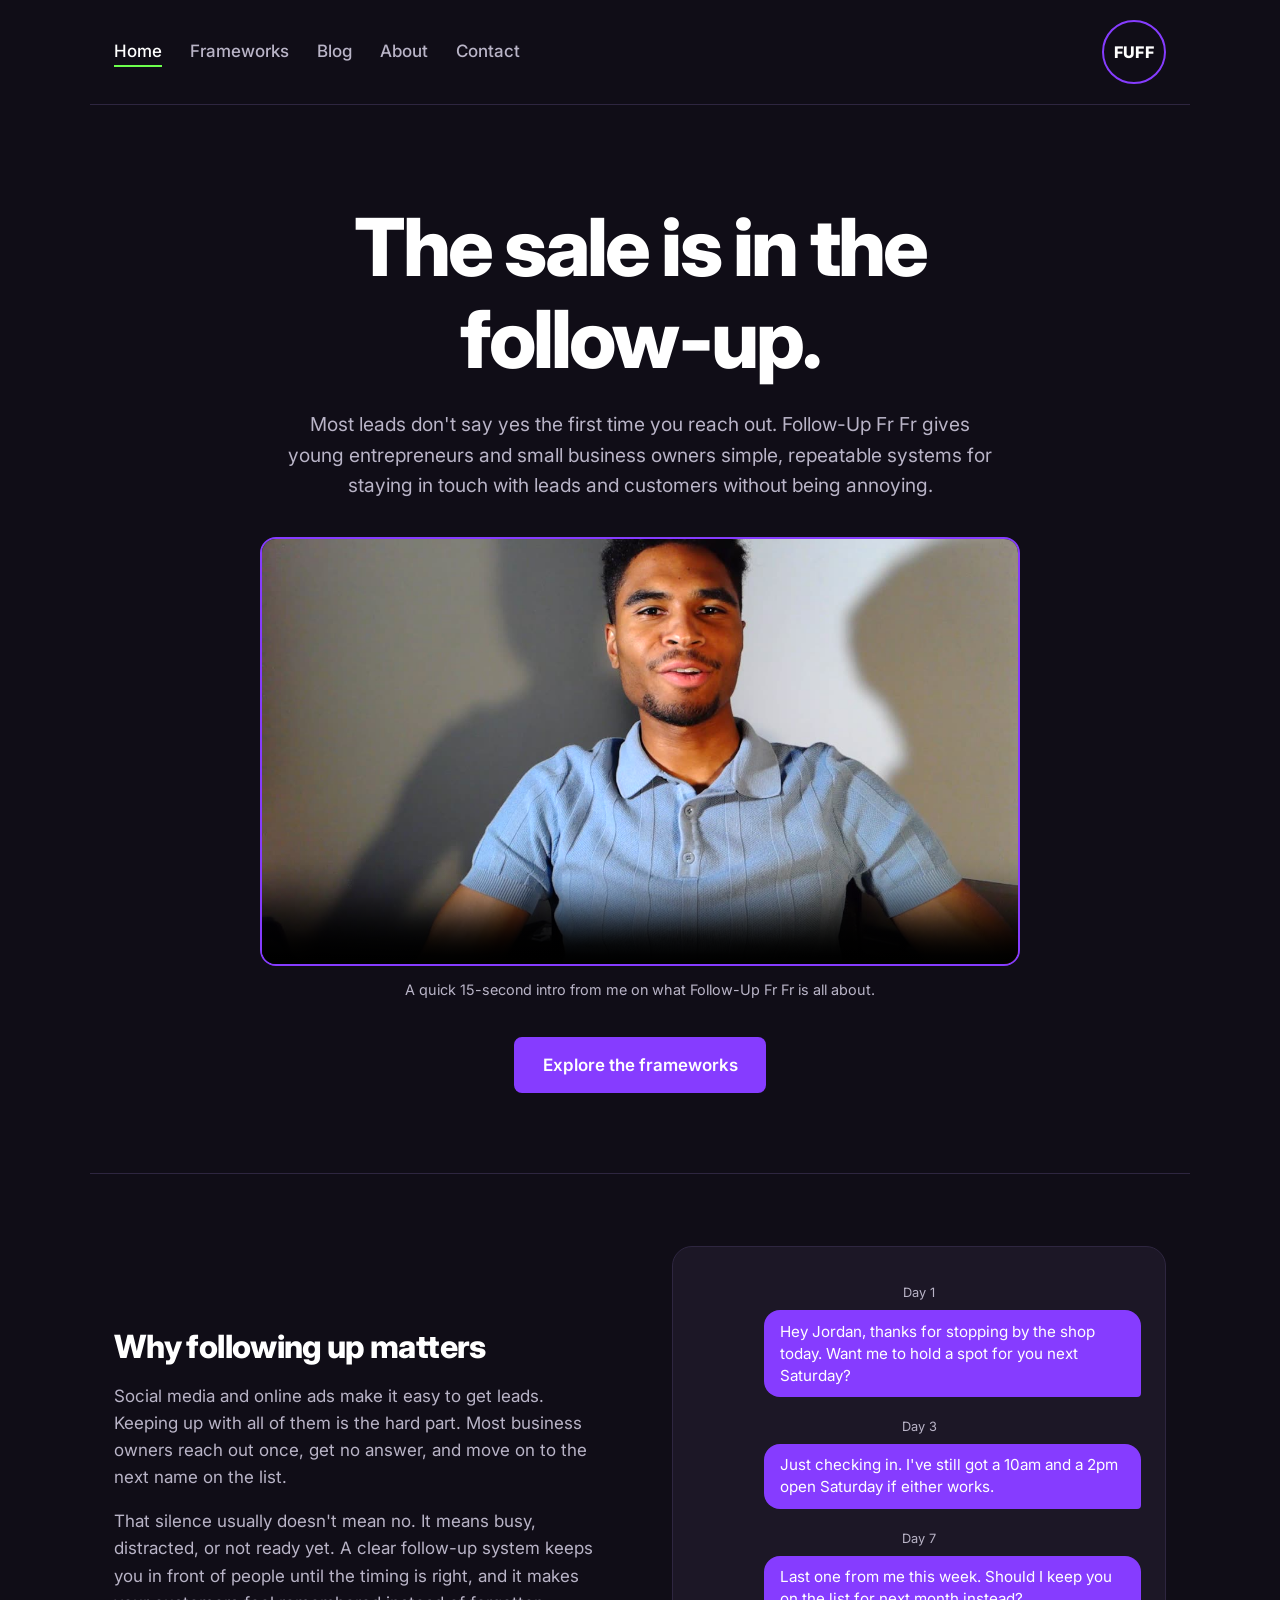
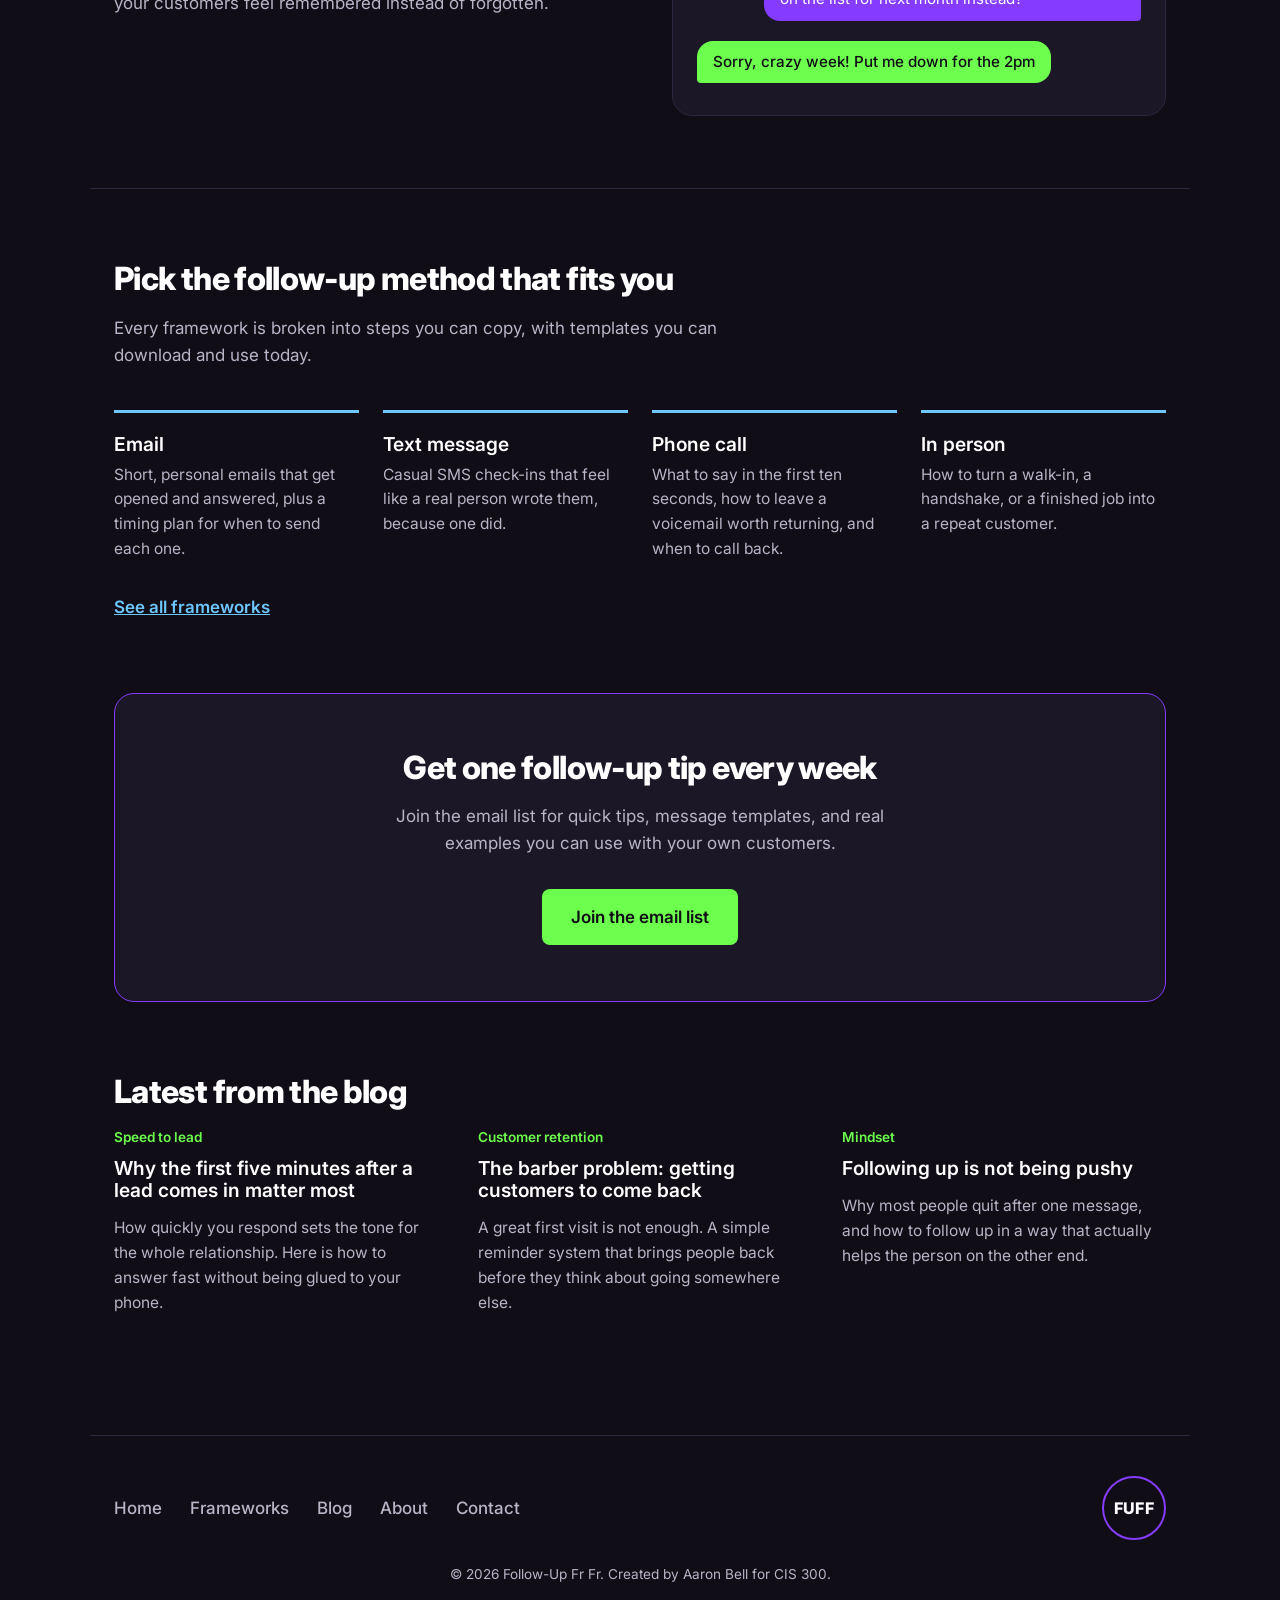
<file: index.html>
<!DOCTYPE html>
<html lang="en">
<head>
  <meta charset="UTF-8">
  <meta name="viewport" content="width=device-width, initial-scale=1.0">
  <meta name="description" content="Follow-Up Fr Fr teaches young entrepreneurs and small business owners simple, repeatable systems for following up with leads and customers.">
  <meta name="keywords" content="sales follow-up, lead follow-up, small business, entrepreneurs, customer retention, follow-up systems">
  <meta name="author" content="Aaron Bell">
  <title>Home | Follow-Up Fr Fr</title>
  <link rel="preconnect" href="https://fonts.googleapis.com">
  <link rel="preconnect" href="https://fonts.gstatic.com" crossorigin>
  <link href="https://fonts.googleapis.com/css2?family=Inter:wght@400;500;600;800&display=swap" rel="stylesheet">
  <link rel="icon" href="images/favicon.svg" type="image/svg+xml">
  <link rel="stylesheet" href="styles.css">
  <!-- Google Analytics -->
  <script async src="https://www.googletagmanager.com/gtag/js?id=G-8VR7ZE2WCX"></script>
  <script>
    window.dataLayer = window.dataLayer || [];
    function gtag(){dataLayer.push(arguments);}
    gtag('js', new Date());
    gtag('config', 'G-8VR7ZE2WCX');
  </script>
</head>
<body>

  <header class="site-header">
    <nav class="main-nav" aria-label="Main navigation">
      <ul>
        <li><a href="index.html" class="current" aria-current="page">Home</a></li>
        <li><a href="frameworks.html">Frameworks</a></li>
        <li><a href="blog.html">Blog</a></li>
        <li><a href="about.html">About</a></li>
        <li><a href="contact.html">Contact</a></li>
      </ul>
    </nav>
    <a href="index.html" class="logo" aria-label="Follow-Up Fr Fr home">FUFF</a>
  </header>

  <main>

    <section class="hero">
      <h1>The sale is in the follow-up.</h1>
      <p class="subtext">Most leads don't say yes the first time you reach out. Follow-Up Fr Fr gives young entrepreneurs and small business owners simple, repeatable systems for staying in touch with leads and customers without being annoying.</p>
      <figure class="intro-video">
        <video controls preload="metadata" poster="images/intro-poster.jpg" width="1280" height="720">
          <source src="videos/intro.mp4" type="video/mp4">
          Your browser does not support the video tag.
        </video>
        <figcaption>A quick 15-second intro from me on what Follow-Up Fr Fr is all about.</figcaption>
      </figure>
      <a href="frameworks.html" class="btn btn-primary">Explore the frameworks</a>
    </section>

    <section class="why">
      <div class="why-text">
        <h2>Why following up matters</h2>
        <p>Social media and online ads make it easy to get leads. Keeping up with all of them is the hard part. Most business owners reach out once, get no answer, and move on to the next name on the list.</p>
        <p>That silence usually doesn't mean no. It means busy, distracted, or not ready yet. A clear follow-up system keeps you in front of people until the timing is right, and it makes your customers feel remembered instead of forgotten.</p>
      </div>

      <div class="thread" role="group" aria-label="Example follow-up text conversation">
        <p class="thread-day">Day 1</p>
        <p class="msg msg-out">Hey Jordan, thanks for stopping by the shop today. Want me to hold a spot for you next Saturday?</p>
        <p class="thread-day">Day 3</p>
        <p class="msg msg-out">Just checking in. I've still got a 10am and a 2pm open Saturday if either works.</p>
        <p class="thread-day">Day 7</p>
        <p class="msg msg-out">Last one from me this week. Should I keep you on the list for next month instead?</p>
        <p class="msg msg-in">Sorry, crazy week! Put me down for the 2pm</p>
      </div>
    </section>

    <section class="frameworks-preview">
      <h2>Pick the follow-up method that fits you</h2>
      <p class="section-intro">Every framework is broken into steps you can copy, with templates you can download and use today.</p>
      <div class="method-grid">
        <article class="method">
          <h3>Email</h3>
          <p>Short, personal emails that get opened and answered, plus a timing plan for when to send each one.</p>
        </article>
        <article class="method">
          <h3>Text message</h3>
          <p>Casual SMS check-ins that feel like a real person wrote them, because one did.</p>
        </article>
        <article class="method">
          <h3>Phone call</h3>
          <p>What to say in the first ten seconds, how to leave a voicemail worth returning, and when to call back.</p>
        </article>
        <article class="method">
          <h3>In person</h3>
          <p>How to turn a walk-in, a handshake, or a finished job into a repeat customer.</p>
        </article>
      </div>
      <a href="frameworks.html" class="text-link">See all frameworks</a>
    </section>

    <section class="lead-capture">
      <h2>Get one follow-up tip every week</h2>
      <p>Join the email list for quick tips, message templates, and real examples you can use with your own customers.</p>
      <a href="contact.html" class="btn btn-accent">Join the email list</a>
    </section>

    <section class="blog-feed">
      <h2>Latest from the blog</h2>
      <div class="post-list">
        <article class="post">
          <p class="post-tag">Speed to lead</p>
          <h3><a href="blog.html#speed-to-lead">Why the first five minutes after a lead comes in matter most</a></h3>
          <p>How quickly you respond sets the tone for the whole relationship. Here is how to answer fast without being glued to your phone.</p>
        </article>
        <article class="post">
          <p class="post-tag">Customer retention</p>
          <h3><a href="blog.html#barber-problem">The barber problem: getting customers to come back</a></h3>
          <p>A great first visit is not enough. A simple reminder system that brings people back before they think about going somewhere else.</p>
        </article>
        <article class="post">
          <p class="post-tag">Mindset</p>
          <h3><a href="blog.html#not-pushy">Following up is not being pushy</a></h3>
          <p>Why most people quit after one message, and how to follow up in a way that actually helps the person on the other end.</p>
        </article>
      </div>
    </section>

  </main>

  <footer class="site-footer">
    <nav class="footer-nav" aria-label="Footer navigation">
      <ul>
        <li><a href="index.html">Home</a></li>
        <li><a href="frameworks.html">Frameworks</a></li>
        <li><a href="blog.html">Blog</a></li>
        <li><a href="about.html">About</a></li>
        <li><a href="contact.html">Contact</a></li>
      </ul>
    </nav>
    <a href="index.html" class="logo" aria-label="Follow-Up Fr Fr home">FUFF</a>
    <p class="copyright">&copy; 2026 Follow-Up Fr Fr. Created by Aaron Bell for CIS 300.</p>
  </footer>

</body>
</html>
</file>
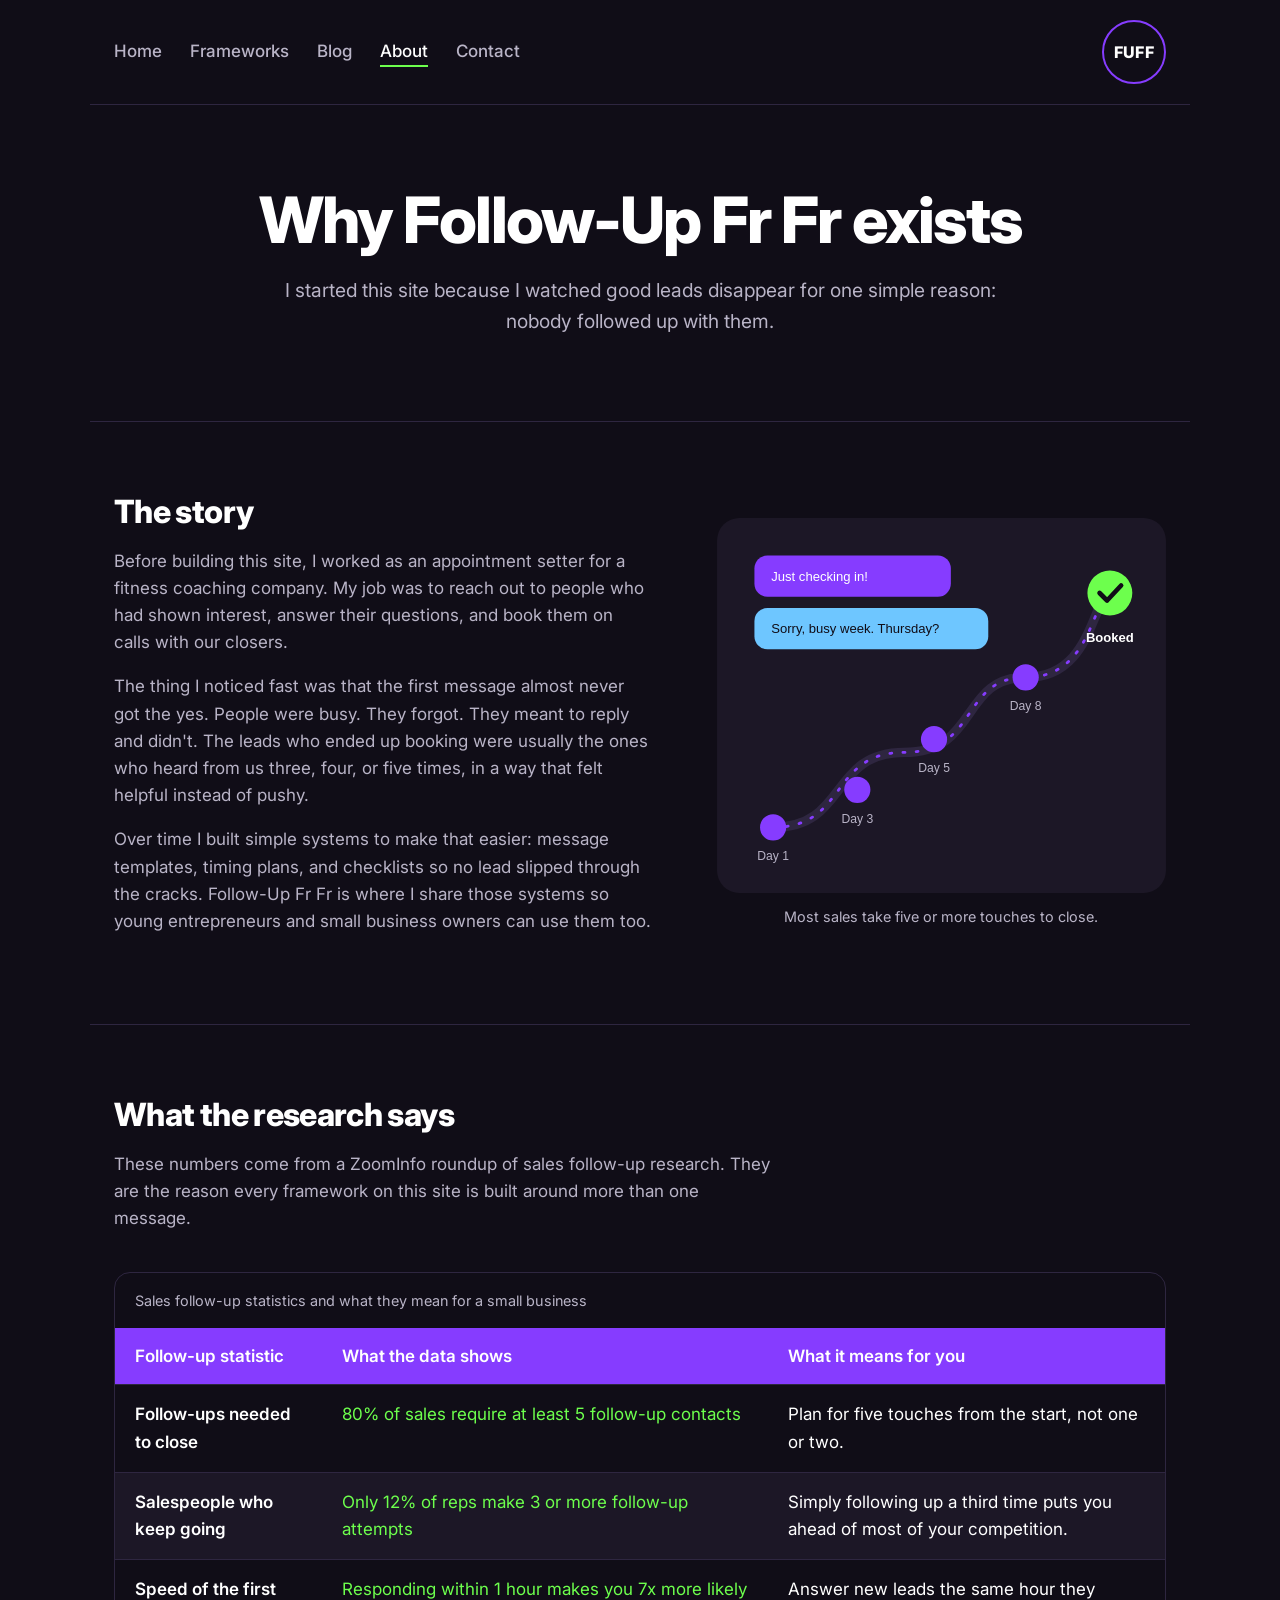
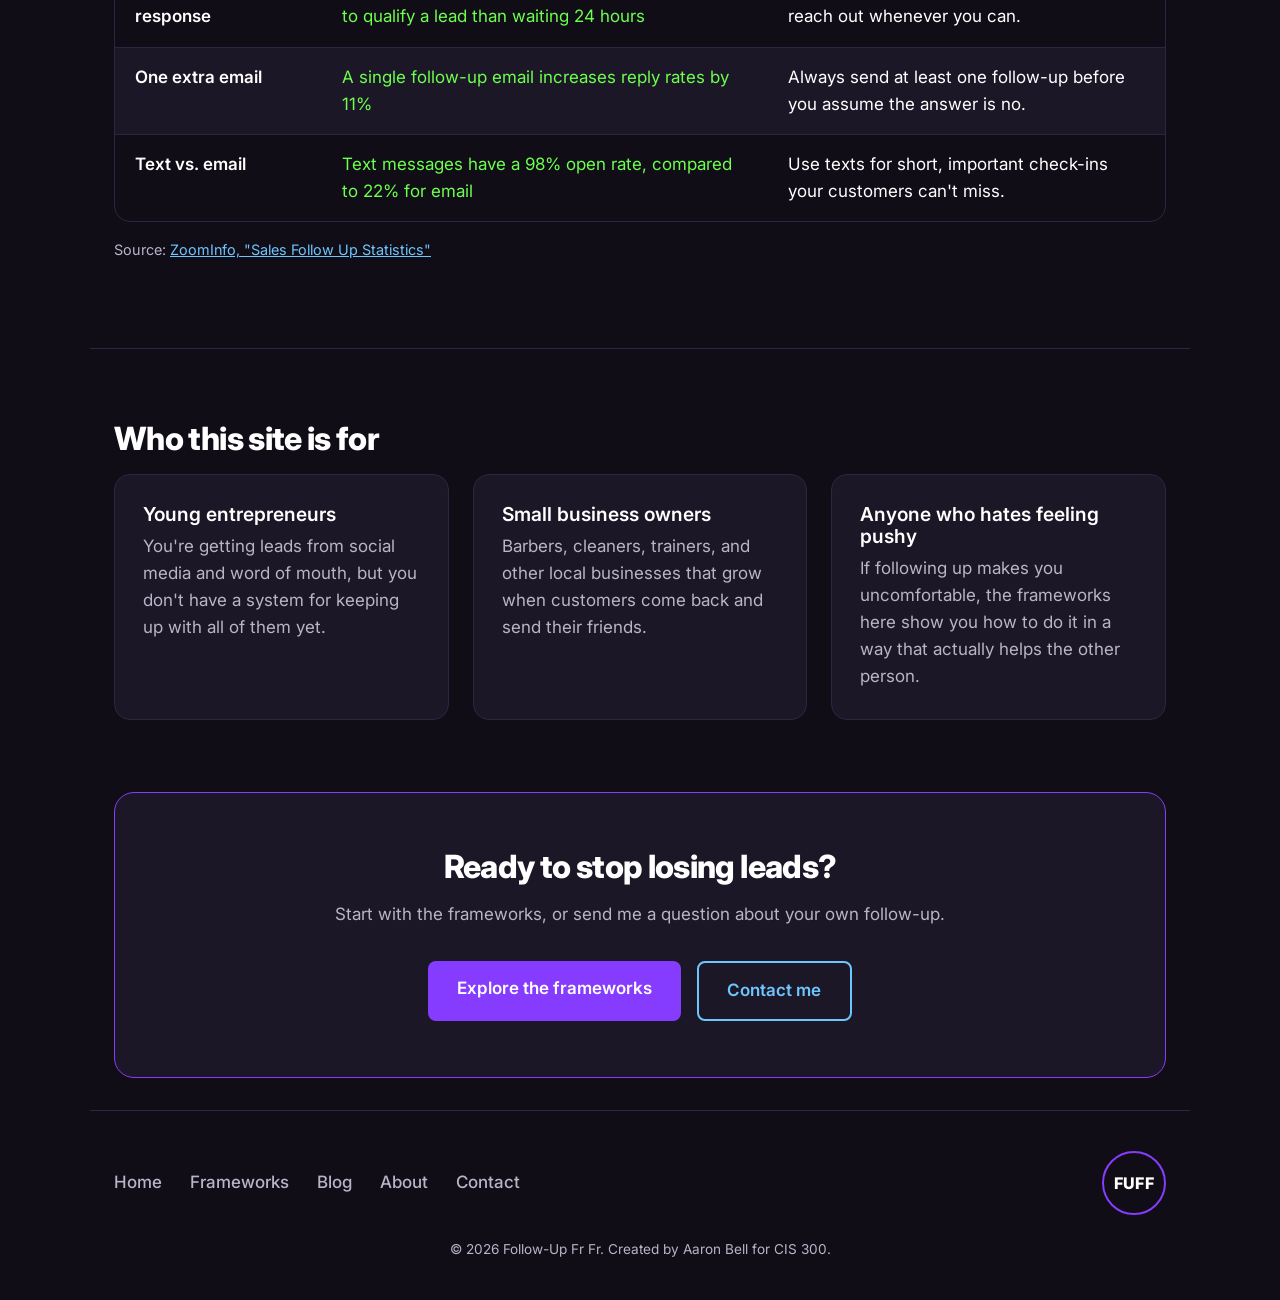
<file: about.html>
<!DOCTYPE html>
<html lang="en">
<head>
  <meta charset="UTF-8">
  <meta name="viewport" content="width=device-width, initial-scale=1.0">
  <meta name="description" content="Learn why Follow-Up Fr Fr exists, who it is for, and what the research says about how many follow-ups it really takes to close a sale.">
  <meta name="keywords" content="sales follow-up, small business, follow-up statistics, lead follow-up, entrepreneurs">
  <meta name="author" content="Aaron Bell">
  <title>About | Follow-Up Fr Fr</title>
  <link rel="preconnect" href="https://fonts.googleapis.com">
  <link rel="preconnect" href="https://fonts.gstatic.com" crossorigin>
  <link href="https://fonts.googleapis.com/css2?family=Inter:wght@400;500;600;800&display=swap" rel="stylesheet">
  <link rel="icon" href="images/favicon.svg" type="image/svg+xml">
  <link rel="stylesheet" href="styles.css">
  <!-- Google Analytics -->
  <script async src="https://www.googletagmanager.com/gtag/js?id=G-8VR7ZE2WCX"></script>
  <script>
    window.dataLayer = window.dataLayer || [];
    function gtag(){dataLayer.push(arguments);}
    gtag('js', new Date());
    gtag('config', 'G-8VR7ZE2WCX');
  </script>
</head>
<body>

  <header class="site-header">
    <nav class="main-nav" aria-label="Main navigation">
      <ul>
        <li><a href="index.html">Home</a></li>
        <li><a href="frameworks.html">Frameworks</a></li>
        <li><a href="blog.html">Blog</a></li>
        <li><a href="about.html" class="current" aria-current="page">About</a></li>
        <li><a href="contact.html">Contact</a></li>
      </ul>
    </nav>
    <a href="index.html" class="logo" aria-label="Follow-Up Fr Fr home">FUFF</a>
  </header>

  <main>

    <section class="page-hero">
      <h1>Why Follow-Up Fr Fr exists</h1>
      <p class="subtext">I started this site because I watched good leads disappear for one simple reason: nobody followed up with them.</p>
    </section>

    <section class="story">
      <div class="story-text">
        <h2>The story</h2>
        <p>Before building this site, I worked as an appointment setter for a fitness coaching company. My job was to reach out to people who had shown interest, answer their questions, and book them on calls with our closers.</p>
        <p>The thing I noticed fast was that the first message almost never got the yes. People were busy. They forgot. They meant to reply and didn't. The leads who ended up booking were usually the ones who heard from us three, four, or five times, in a way that felt helpful instead of pushy.</p>
        <p>Over time I built simple systems to make that easier: message templates, timing plans, and checklists so no lead slipped through the cracks. Follow-Up Fr Fr is where I share those systems so young entrepreneurs and small business owners can use them too.</p>
      </div>
      <figure class="story-image">
        <img src="images/follow-up-path.svg" alt="Illustration of five follow-up messages along a path that ends with a booked call" width="480" height="400">
        <figcaption>Most sales take five or more touches to close.</figcaption>
      </figure>
    </section>

    <section class="stats">
      <h2>What the research says</h2>
      <p class="section-intro">These numbers come from a ZoomInfo roundup of sales follow-up research. They are the reason every framework on this site is built around more than one message.</p>
      <div class="table-wrap">
        <table class="stats-table">
          <caption>Sales follow-up statistics and what they mean for a small business</caption>
          <thead>
            <tr>
              <th scope="col">Follow-up statistic</th>
              <th scope="col">What the data shows</th>
              <th scope="col">What it means for you</th>
            </tr>
          </thead>
          <tbody>
            <tr>
              <td>Follow-ups needed to close</td>
              <td>80% of sales require at least 5 follow-up contacts</td>
              <td>Plan for five touches from the start, not one or two.</td>
            </tr>
            <tr>
              <td>Salespeople who keep going</td>
              <td>Only 12% of reps make 3 or more follow-up attempts</td>
              <td>Simply following up a third time puts you ahead of most of your competition.</td>
            </tr>
            <tr>
              <td>Speed of the first response</td>
              <td>Responding within 1 hour makes you 7x more likely to qualify a lead than waiting 24 hours</td>
              <td>Answer new leads the same hour they reach out whenever you can.</td>
            </tr>
            <tr>
              <td>One extra email</td>
              <td>A single follow-up email increases reply rates by 11%</td>
              <td>Always send at least one follow-up before you assume the answer is no.</td>
            </tr>
            <tr>
              <td>Text vs. email</td>
              <td>Text messages have a 98% open rate, compared to 22% for email</td>
              <td>Use texts for short, important check-ins your customers can't miss.</td>
            </tr>
          </tbody>
        </table>
      </div>
      <p class="source">Source: <a href="https://pipeline.zoominfo.com/sales/sales-follow-up-statistics" target="_blank" rel="noopener">ZoomInfo, "Sales Follow Up Statistics"</a></p>
    </section>

    <section class="audience">
      <h2>Who this site is for</h2>
      <div class="audience-grid">
        <article class="audience-card">
          <h3>Young entrepreneurs</h3>
          <p>You're getting leads from social media and word of mouth, but you don't have a system for keeping up with all of them yet.</p>
        </article>
        <article class="audience-card">
          <h3>Small business owners</h3>
          <p>Barbers, cleaners, trainers, and other local businesses that grow when customers come back and send their friends.</p>
        </article>
        <article class="audience-card">
          <h3>Anyone who hates feeling pushy</h3>
          <p>If following up makes you uncomfortable, the frameworks here show you how to do it in a way that actually helps the other person.</p>
        </article>
      </div>
    </section>

    <section class="cta-band">
      <h2>Ready to stop losing leads?</h2>
      <p>Start with the frameworks, or send me a question about your own follow-up.</p>
      <div class="cta-buttons">
        <a href="frameworks.html" class="btn btn-primary">Explore the frameworks</a>
        <a href="contact.html" class="btn btn-outline">Contact me</a>
      </div>
    </section>

  </main>

  <footer class="site-footer">
    <nav class="footer-nav" aria-label="Footer navigation">
      <ul>
        <li><a href="index.html">Home</a></li>
        <li><a href="frameworks.html">Frameworks</a></li>
        <li><a href="blog.html">Blog</a></li>
        <li><a href="about.html">About</a></li>
        <li><a href="contact.html">Contact</a></li>
      </ul>
    </nav>
    <a href="index.html" class="logo" aria-label="Follow-Up Fr Fr home">FUFF</a>
    <p class="copyright">&copy; 2026 Follow-Up Fr Fr. Created by Aaron Bell for CIS 300.</p>
  </footer>

</body>
</html>
</file>
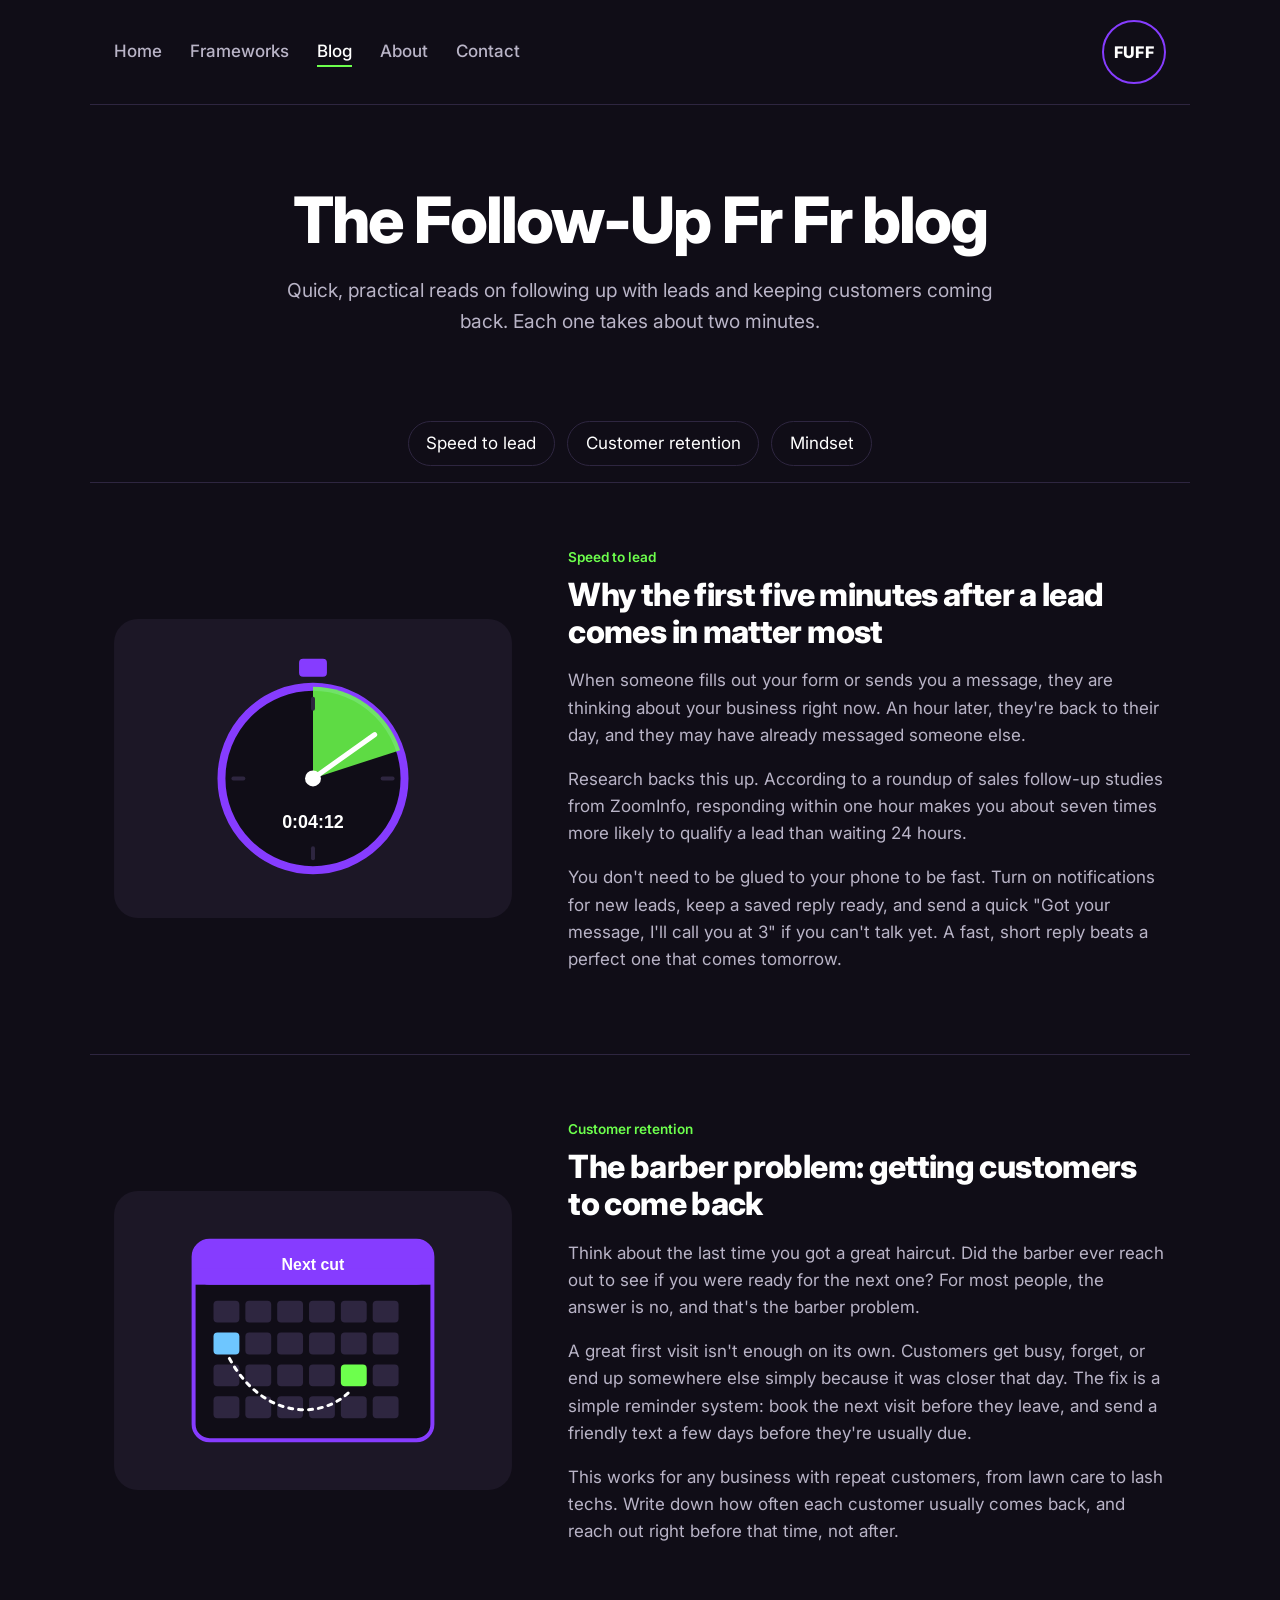
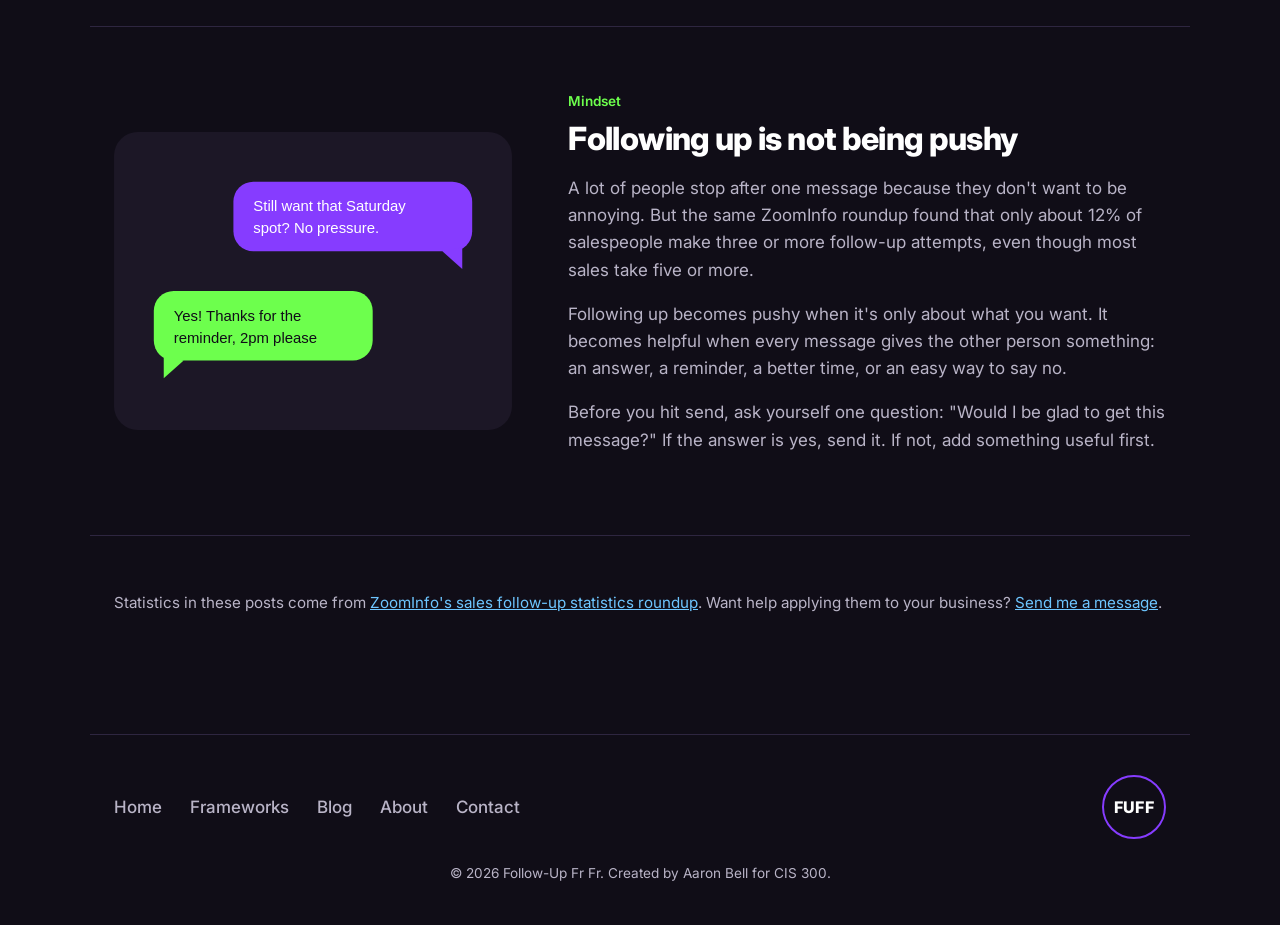
<file: blog.html>
<!DOCTYPE html>
<html lang="en">
<head>
  <meta charset="UTF-8">
  <meta name="viewport" content="width=device-width, initial-scale=1.0">
  <meta name="description" content="Short articles on follow-up for small businesses: responding fast to new leads, getting customers to come back, and following up without being pushy.">
  <meta name="keywords" content="follow-up blog, speed to lead, customer retention, sales follow-up tips, small business marketing">
  <meta name="author" content="Aaron Bell">
  <title>Blog | Follow-Up Fr Fr</title>
  <link rel="preconnect" href="https://fonts.googleapis.com">
  <link rel="preconnect" href="https://fonts.gstatic.com" crossorigin>
  <link href="https://fonts.googleapis.com/css2?family=Inter:wght@400;500;600;800&display=swap" rel="stylesheet">
  <link rel="icon" href="images/favicon.svg" type="image/svg+xml">
  <link rel="stylesheet" href="styles.css">
  <!-- Google Analytics -->
  <script async src="https://www.googletagmanager.com/gtag/js?id=G-8VR7ZE2WCX"></script>
  <script>
    window.dataLayer = window.dataLayer || [];
    function gtag(){dataLayer.push(arguments);}
    gtag('js', new Date());
    gtag('config', 'G-8VR7ZE2WCX');
  </script>
</head>
<body>

  <header class="site-header">
    <nav class="main-nav" aria-label="Main navigation">
      <ul>
        <li><a href="index.html">Home</a></li>
        <li><a href="frameworks.html">Frameworks</a></li>
        <li><a href="blog.html" class="current" aria-current="page">Blog</a></li>
        <li><a href="about.html">About</a></li>
        <li><a href="contact.html">Contact</a></li>
      </ul>
    </nav>
    <a href="index.html" class="logo" aria-label="Follow-Up Fr Fr home">FUFF</a>
  </header>

  <main>

    <section class="page-hero">
      <h1>The Follow-Up Fr Fr blog</h1>
      <p class="subtext">Quick, practical reads on following up with leads and keeping customers coming back. Each one takes about two minutes.</p>
    </section>

    <section class="post-index" aria-label="Jump to a post">
      <a href="#speed-to-lead">Speed to lead</a>
      <a href="#barber-problem">Customer retention</a>
      <a href="#not-pushy">Mindset</a>
    </section>

    <article class="blog-post" id="speed-to-lead">
      <img src="images/blog-speed.svg" alt="Stopwatch showing a new lead being answered in under five minutes" width="400" height="300">
      <div class="blog-post-text">
        <p class="post-tag">Speed to lead</p>
        <h2>Why the first five minutes after a lead comes in matter most</h2>
        <p>When someone fills out your form or sends you a message, they are thinking about your business right now. An hour later, they're back to their day, and they may have already messaged someone else.</p>
        <p>Research backs this up. According to a roundup of sales follow-up studies from ZoomInfo, responding within one hour makes you about seven times more likely to qualify a lead than waiting 24 hours.</p>
        <p>You don't need to be glued to your phone to be fast. Turn on notifications for new leads, keep a saved reply ready, and send a quick "Got your message, I'll call you at 3" if you can't talk yet. A fast, short reply beats a perfect one that comes tomorrow.</p>
      </div>
    </article>

    <article class="blog-post" id="barber-problem">
      <img src="images/blog-calendar.svg" alt="Calendar with a reminder marked three weeks after a customer's last visit" width="400" height="300">
      <div class="blog-post-text">
        <p class="post-tag">Customer retention</p>
        <h2>The barber problem: getting customers to come back</h2>
        <p>Think about the last time you got a great haircut. Did the barber ever reach out to see if you were ready for the next one? For most people, the answer is no, and that's the barber problem.</p>
        <p>A great first visit isn't enough on its own. Customers get busy, forget, or end up somewhere else simply because it was closer that day. The fix is a simple reminder system: book the next visit before they leave, and send a friendly text a few days before they're usually due.</p>
        <p>This works for any business with repeat customers, from lawn care to lash techs. Write down how often each customer usually comes back, and reach out right before that time, not after.</p>
      </div>
    </article>

    <article class="blog-post" id="not-pushy">
      <img src="images/blog-chat.svg" alt="Two chat bubbles showing a friendly follow-up message and a happy reply" width="400" height="300">
      <div class="blog-post-text">
        <p class="post-tag">Mindset</p>
        <h2>Following up is not being pushy</h2>
        <p>A lot of people stop after one message because they don't want to be annoying. But the same ZoomInfo roundup found that only about 12% of salespeople make three or more follow-up attempts, even though most sales take five or more.</p>
        <p>Following up becomes pushy when it's only about what you want. It becomes helpful when every message gives the other person something: an answer, a reminder, a better time, or an easy way to say no.</p>
        <p>Before you hit send, ask yourself one question: "Would I be glad to get this message?" If the answer is yes, send it. If not, add something useful first.</p>
      </div>
    </article>

    <section class="source-note">
      <p>Statistics in these posts come from <a href="https://pipeline.zoominfo.com/sales/sales-follow-up-statistics" target="_blank" rel="noopener">ZoomInfo's sales follow-up statistics roundup</a>. Want help applying them to your business? <a href="contact.html">Send me a message</a>.</p>
    </section>

  </main>

  <footer class="site-footer">
    <nav class="footer-nav" aria-label="Footer navigation">
      <ul>
        <li><a href="index.html">Home</a></li>
        <li><a href="frameworks.html">Frameworks</a></li>
        <li><a href="blog.html">Blog</a></li>
        <li><a href="about.html">About</a></li>
        <li><a href="contact.html">Contact</a></li>
      </ul>
    </nav>
    <a href="index.html" class="logo" aria-label="Follow-Up Fr Fr home">FUFF</a>
    <p class="copyright">&copy; 2026 Follow-Up Fr Fr. Created by Aaron Bell for CIS 300.</p>
  </footer>

</body>
</html>
</file>
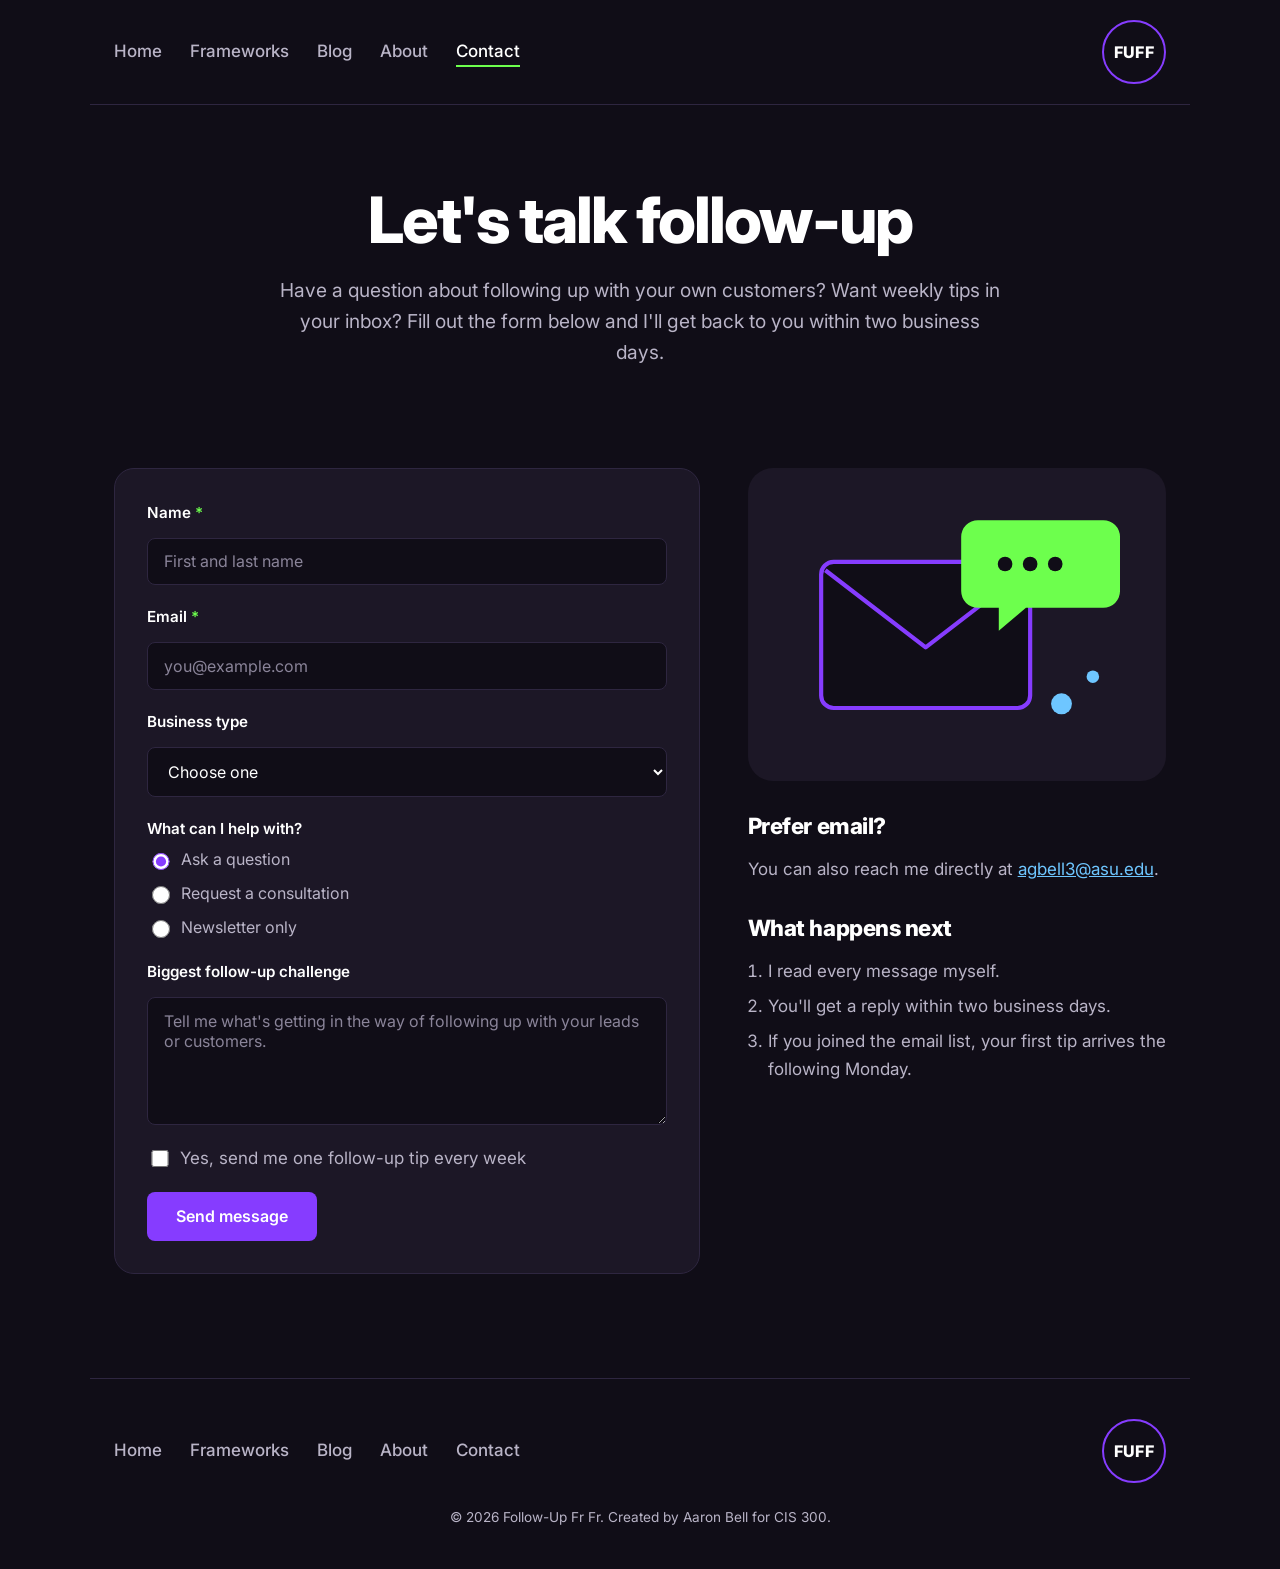
<file: contact.html>
<!DOCTYPE html>
<html lang="en">
<head>
  <meta charset="UTF-8">
  <meta name="viewport" content="width=device-width, initial-scale=1.0">
  <meta name="description" content="Contact Follow-Up Fr Fr to ask a follow-up question, request a consultation, or join the weekly follow-up tips email list.">
  <meta name="keywords" content="contact, follow-up tips, newsletter, sales follow-up help, small business">
  <meta name="author" content="Aaron Bell">
  <title>Contact | Follow-Up Fr Fr</title>
  <link rel="preconnect" href="https://fonts.googleapis.com">
  <link rel="preconnect" href="https://fonts.gstatic.com" crossorigin>
  <link href="https://fonts.googleapis.com/css2?family=Inter:wght@400;500;600;800&display=swap" rel="stylesheet">
  <link rel="icon" href="images/favicon.svg" type="image/svg+xml">
  <link rel="stylesheet" href="styles.css">
  <!-- Google Analytics -->
  <script async src="https://www.googletagmanager.com/gtag/js?id=G-8VR7ZE2WCX"></script>
  <script>
    window.dataLayer = window.dataLayer || [];
    function gtag(){dataLayer.push(arguments);}
    gtag('js', new Date());
    gtag('config', 'G-8VR7ZE2WCX');
  </script>
</head>
<body>

  <header class="site-header">
    <nav class="main-nav" aria-label="Main navigation">
      <ul>
        <li><a href="index.html">Home</a></li>
        <li><a href="frameworks.html">Frameworks</a></li>
        <li><a href="blog.html">Blog</a></li>
        <li><a href="about.html">About</a></li>
        <li><a href="contact.html" class="current" aria-current="page">Contact</a></li>
      </ul>
    </nav>
    <a href="index.html" class="logo" aria-label="Follow-Up Fr Fr home">FUFF</a>
  </header>

  <main>

    <section class="page-hero">
      <h1>Let's talk follow-up</h1>
      <p class="subtext">Have a question about following up with your own customers? Want weekly tips in your inbox? Fill out the form below and I'll get back to you within two business days.</p>
    </section>

    <section class="contact-layout">

      <form class="contact-form" action="#" method="post">
        <div class="form-row">
          <div class="form-field">
            <label for="name">Name <span class="required">*</span></label>
            <input type="text" id="name" name="name" autocomplete="name" placeholder="First and last name" required>
          </div>
          <div class="form-field">
            <label for="email">Email <span class="required">*</span></label>
            <input type="email" id="email" name="email" autocomplete="email" placeholder="you@example.com" required>
          </div>
        </div>

        <div class="form-field">
          <label for="business">Business type</label>
          <select id="business" name="business">
            <option value="">Choose one</option>
            <option value="barber-salon">Barber or salon</option>
            <option value="cleaning">Cleaning or home services</option>
            <option value="fitness">Fitness or coaching</option>
            <option value="real-estate">Real estate</option>
            <option value="other">Other</option>
          </select>
        </div>

        <fieldset class="form-field">
          <legend>What can I help with?</legend>
          <div class="radio-group">
            <label class="choice"><input type="radio" name="reason" value="question" checked> Ask a question</label>
            <label class="choice"><input type="radio" name="reason" value="consultation"> Request a consultation</label>
            <label class="choice"><input type="radio" name="reason" value="newsletter"> Newsletter only</label>
          </div>
        </fieldset>

        <div class="form-field">
          <label for="challenge">Biggest follow-up challenge</label>
          <textarea id="challenge" name="challenge" rows="5" placeholder="Tell me what's getting in the way of following up with your leads or customers."></textarea>
        </div>

        <label class="choice">
          <input type="checkbox" name="newsletter" value="yes"> Yes, send me one follow-up tip every week
        </label>

        <button type="submit" class="btn btn-primary">Send message</button>
      </form>

      <aside class="contact-side">
        <img src="images/inbox.svg" alt="Illustration of an email envelope with a chat bubble showing a reply" width="400" height="300">
        <h2>Prefer email?</h2>
        <p>You can also reach me directly at <a href="mailto:agbell3@asu.edu">agbell3@asu.edu</a>.</p>
        <h2>What happens next</h2>
        <ol class="next-steps">
          <li>I read every message myself.</li>
          <li>You'll get a reply within two business days.</li>
          <li>If you joined the email list, your first tip arrives the following Monday.</li>
        </ol>
      </aside>

    </section>

  </main>

  <footer class="site-footer">
    <nav class="footer-nav" aria-label="Footer navigation">
      <ul>
        <li><a href="index.html">Home</a></li>
        <li><a href="frameworks.html">Frameworks</a></li>
        <li><a href="blog.html">Blog</a></li>
        <li><a href="about.html">About</a></li>
        <li><a href="contact.html">Contact</a></li>
      </ul>
    </nav>
    <a href="index.html" class="logo" aria-label="Follow-Up Fr Fr home">FUFF</a>
    <p class="copyright">&copy; 2026 Follow-Up Fr Fr. Created by Aaron Bell for CIS 300.</p>
  </footer>

</body>
</html>
</file>
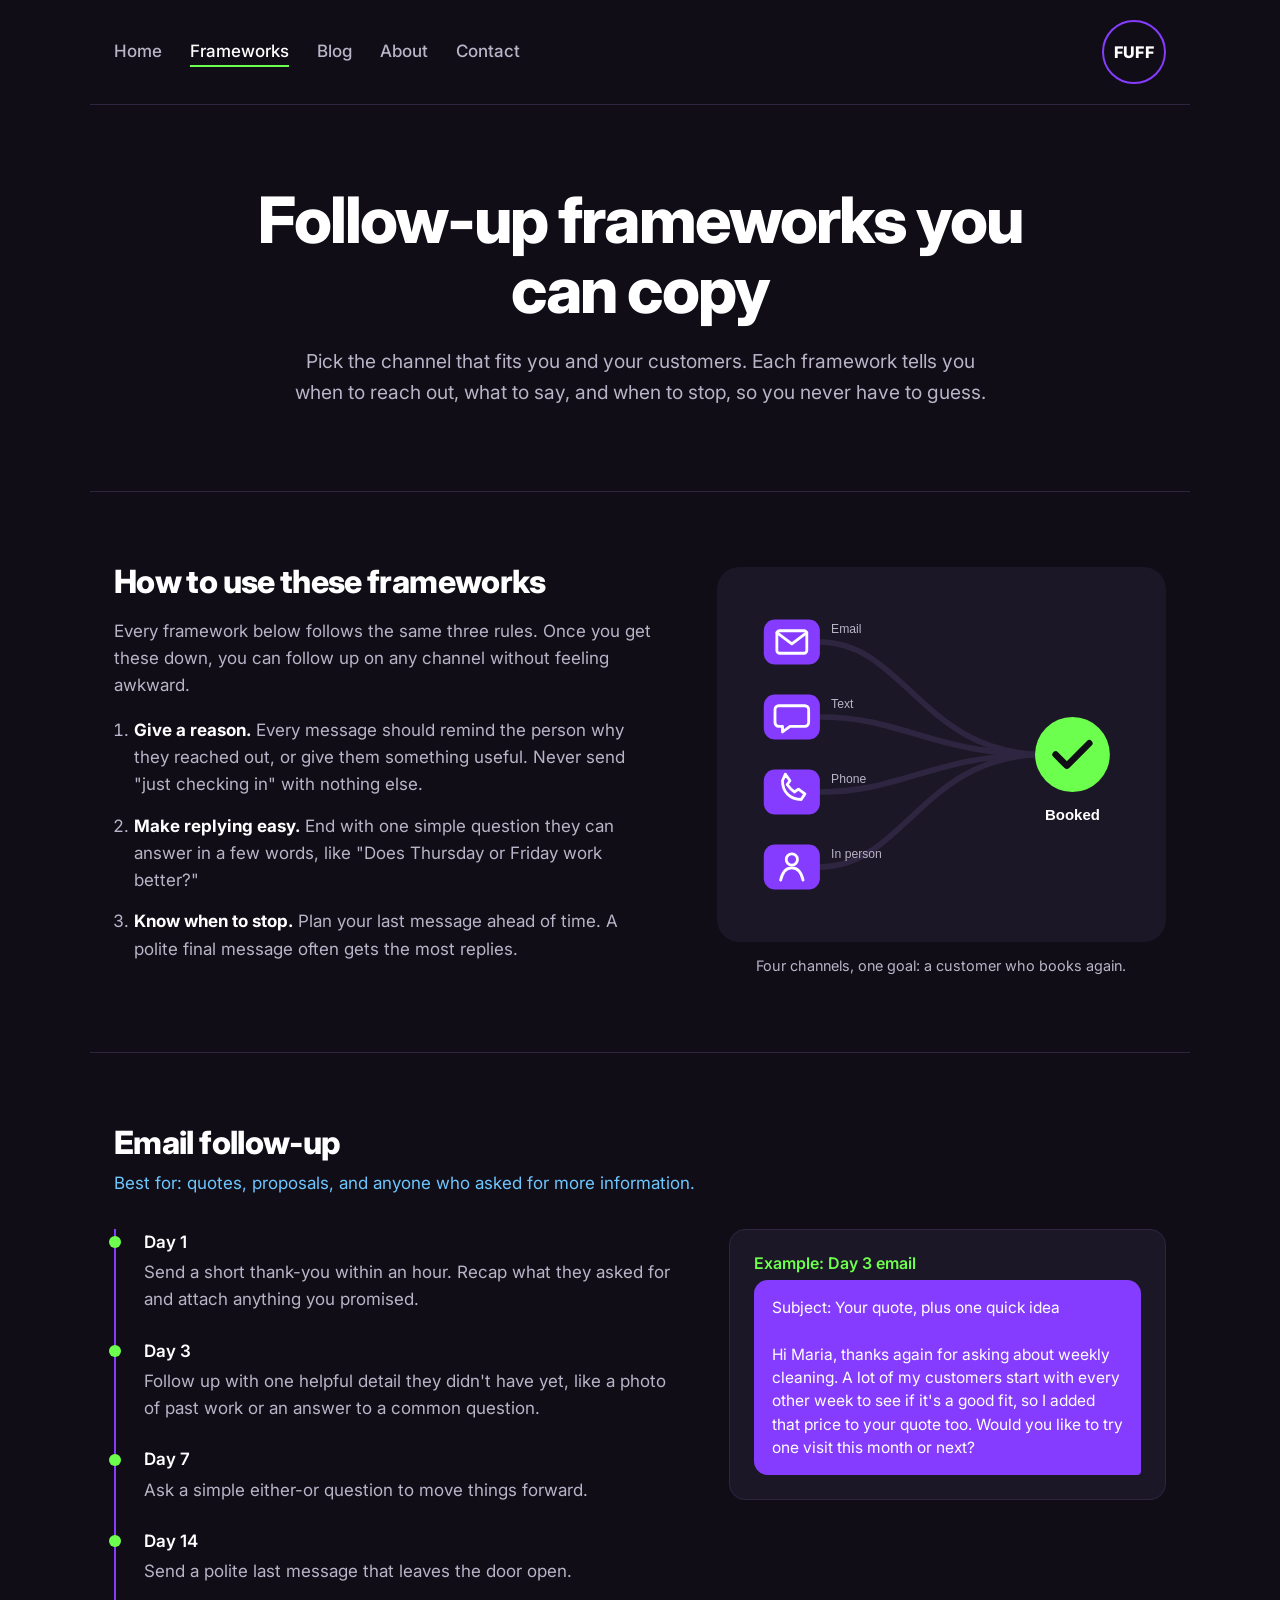
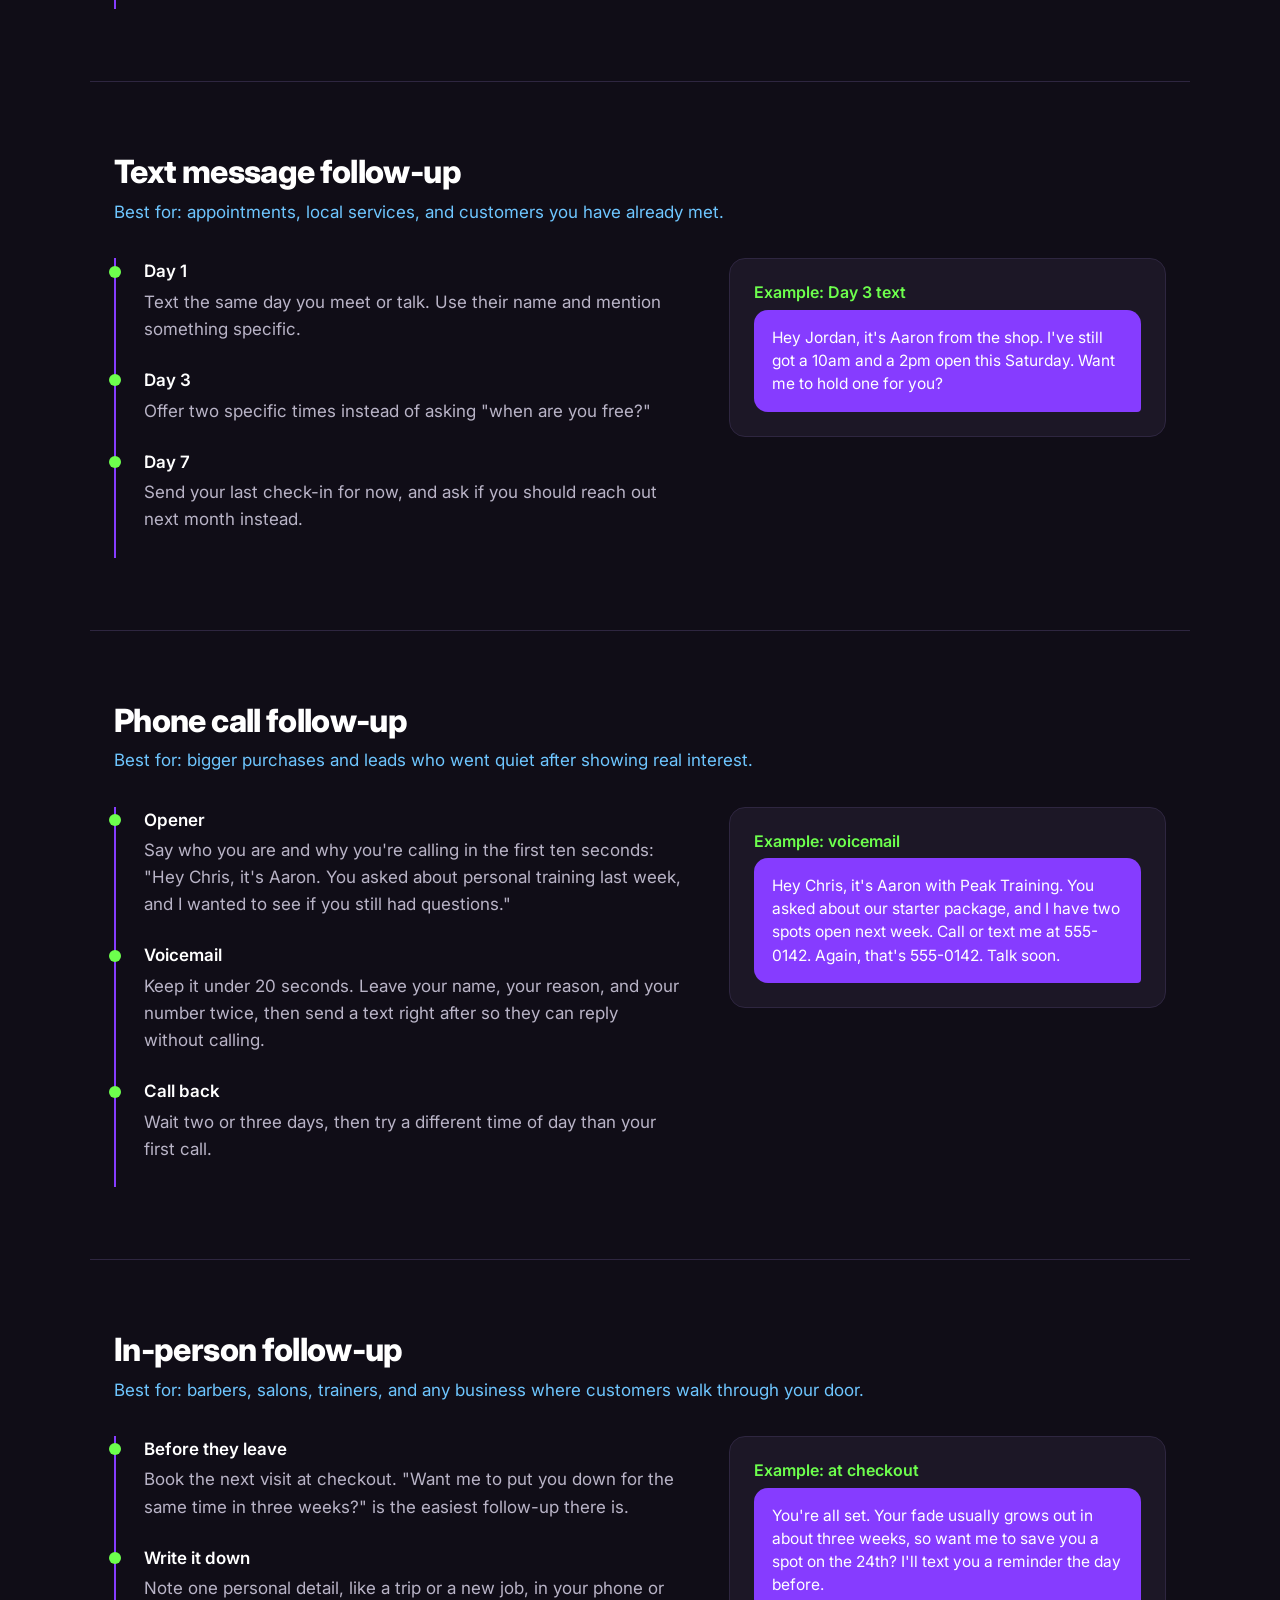
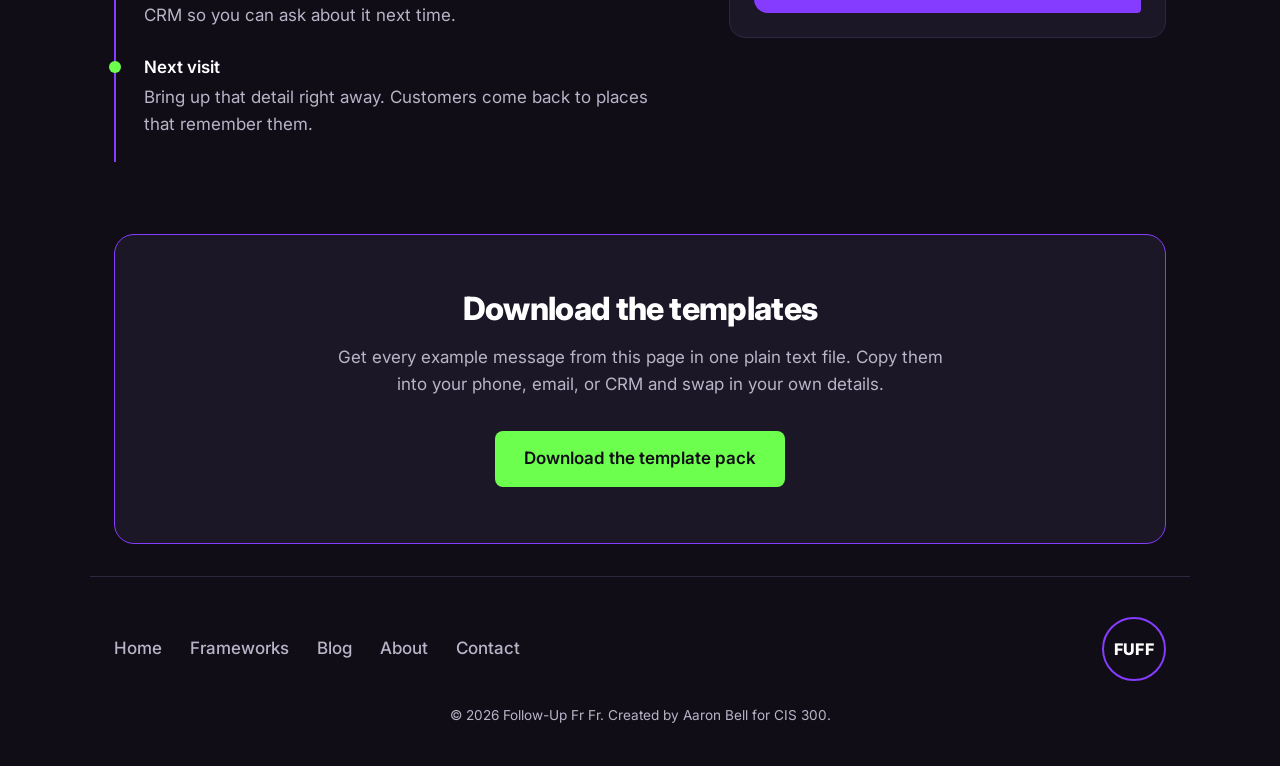
<file: frameworks.html>
<!DOCTYPE html>
<html lang="en">
<head>
  <meta charset="UTF-8">
  <meta name="viewport" content="width=device-width, initial-scale=1.0">
  <meta name="description" content="Step-by-step follow-up frameworks for email, text message, phone calls, and in-person visits, with example messages and a free template download.">
  <meta name="keywords" content="follow-up framework, follow-up email template, text message follow-up, sales call follow-up, small business follow-up plan">
  <meta name="author" content="Aaron Bell">
  <title>Frameworks | Follow-Up Fr Fr</title>
  <link rel="preconnect" href="https://fonts.googleapis.com">
  <link rel="preconnect" href="https://fonts.gstatic.com" crossorigin>
  <link href="https://fonts.googleapis.com/css2?family=Inter:wght@400;500;600;800&display=swap" rel="stylesheet">
  <link rel="icon" href="images/favicon.svg" type="image/svg+xml">
  <link rel="stylesheet" href="styles.css">
  <!-- Google Analytics -->
  <script async src="https://www.googletagmanager.com/gtag/js?id=G-8VR7ZE2WCX"></script>
  <script>
    window.dataLayer = window.dataLayer || [];
    function gtag(){dataLayer.push(arguments);}
    gtag('js', new Date());
    gtag('config', 'G-8VR7ZE2WCX');
  </script>
</head>
<body>

  <header class="site-header">
    <nav class="main-nav" aria-label="Main navigation">
      <ul>
        <li><a href="index.html">Home</a></li>
        <li><a href="frameworks.html" class="current" aria-current="page">Frameworks</a></li>
        <li><a href="blog.html">Blog</a></li>
        <li><a href="about.html">About</a></li>
        <li><a href="contact.html">Contact</a></li>
      </ul>
    </nav>
    <a href="index.html" class="logo" aria-label="Follow-Up Fr Fr home">FUFF</a>
  </header>

  <main>

    <section class="page-hero">
      <h1>Follow-up frameworks you can copy</h1>
      <p class="subtext">Pick the channel that fits you and your customers. Each framework tells you when to reach out, what to say, and when to stop, so you never have to guess.</p>
    </section>

    <section class="framework-intro">
      <div class="framework-intro-text">
        <h2>How to use these frameworks</h2>
        <p>Every framework below follows the same three rules. Once you get these down, you can follow up on any channel without feeling awkward.</p>
        <ol class="rules">
          <li><strong>Give a reason.</strong> Every message should remind the person why they reached out, or give them something useful. Never send "just checking in" with nothing else.</li>
          <li><strong>Make replying easy.</strong> End with one simple question they can answer in a few words, like "Does Thursday or Friday work better?"</li>
          <li><strong>Know when to stop.</strong> Plan your last message ahead of time. A polite final message often gets the most replies.</li>
        </ol>
      </div>
      <figure class="framework-image">
        <img src="images/four-channels.svg" alt="Diagram showing email, text, phone, and in-person follow-up all leading to one booked customer" width="480" height="400">
        <figcaption>Four channels, one goal: a customer who books again.</figcaption>
      </figure>
    </section>

    <section class="framework" id="email">
      <div class="framework-head">
        <h2>Email follow-up</h2>
        <p class="best-for">Best for: quotes, proposals, and anyone who asked for more information.</p>
      </div>
      <div class="framework-body">
        <ol class="timeline">
          <li><span class="day">Day 1</span> Send a short thank-you within an hour. Recap what they asked for and attach anything you promised.</li>
          <li><span class="day">Day 3</span> Follow up with one helpful detail they didn't have yet, like a photo of past work or an answer to a common question.</li>
          <li><span class="day">Day 7</span> Ask a simple either-or question to move things forward.</li>
          <li><span class="day">Day 14</span> Send a polite last message that leaves the door open.</li>
        </ol>
        <div class="example">
          <h3>Example: Day 3 email</h3>
          <p class="example-text">Subject: Your quote, plus one quick idea<br><br>Hi Maria, thanks again for asking about weekly cleaning. A lot of my customers start with every other week to see if it's a good fit, so I added that price to your quote too. Would you like to try one visit this month or next?</p>
        </div>
      </div>
    </section>

    <section class="framework" id="text">
      <div class="framework-head">
        <h2>Text message follow-up</h2>
        <p class="best-for">Best for: appointments, local services, and customers you have already met.</p>
      </div>
      <div class="framework-body">
        <ol class="timeline">
          <li><span class="day">Day 1</span> Text the same day you meet or talk. Use their name and mention something specific.</li>
          <li><span class="day">Day 3</span> Offer two specific times instead of asking "when are you free?"</li>
          <li><span class="day">Day 7</span> Send your last check-in for now, and ask if you should reach out next month instead.</li>
        </ol>
        <div class="example">
          <h3>Example: Day 3 text</h3>
          <p class="example-text">Hey Jordan, it's Aaron from the shop. I've still got a 10am and a 2pm open this Saturday. Want me to hold one for you?</p>
        </div>
      </div>
    </section>

    <section class="framework" id="phone">
      <div class="framework-head">
        <h2>Phone call follow-up</h2>
        <p class="best-for">Best for: bigger purchases and leads who went quiet after showing real interest.</p>
      </div>
      <div class="framework-body">
        <ol class="timeline">
          <li><span class="day">Opener</span> Say who you are and why you're calling in the first ten seconds: "Hey Chris, it's Aaron. You asked about personal training last week, and I wanted to see if you still had questions."</li>
          <li><span class="day">Voicemail</span> Keep it under 20 seconds. Leave your name, your reason, and your number twice, then send a text right after so they can reply without calling.</li>
          <li><span class="day">Call back</span> Wait two or three days, then try a different time of day than your first call.</li>
        </ol>
        <div class="example">
          <h3>Example: voicemail</h3>
          <p class="example-text">Hey Chris, it's Aaron with Peak Training. You asked about our starter package, and I have two spots open next week. Call or text me at 555-0142. Again, that's 555-0142. Talk soon.</p>
        </div>
      </div>
    </section>

    <section class="framework" id="in-person">
      <div class="framework-head">
        <h2>In-person follow-up</h2>
        <p class="best-for">Best for: barbers, salons, trainers, and any business where customers walk through your door.</p>
      </div>
      <div class="framework-body">
        <ol class="timeline">
          <li><span class="day">Before they leave</span> Book the next visit at checkout. "Want me to put you down for the same time in three weeks?" is the easiest follow-up there is.</li>
          <li><span class="day">Write it down</span> Note one personal detail, like a trip or a new job, in your phone or CRM so you can ask about it next time.</li>
          <li><span class="day">Next visit</span> Bring up that detail right away. Customers come back to places that remember them.</li>
        </ol>
        <div class="example">
          <h3>Example: at checkout</h3>
          <p class="example-text">You're all set. Your fade usually grows out in about three weeks, so want me to save you a spot on the 24th? I'll text you a reminder the day before.</p>
        </div>
      </div>
    </section>

    <section class="download">
      <h2>Download the templates</h2>
      <p>Get every example message from this page in one plain text file. Copy them into your phone, email, or CRM and swap in your own details.</p>
      <a href="templates/follow-up-templates.txt" class="btn btn-accent" download>Download the template pack</a>
    </section>

  </main>

  <footer class="site-footer">
    <nav class="footer-nav" aria-label="Footer navigation">
      <ul>
        <li><a href="index.html">Home</a></li>
        <li><a href="frameworks.html">Frameworks</a></li>
        <li><a href="blog.html">Blog</a></li>
        <li><a href="about.html">About</a></li>
        <li><a href="contact.html">Contact</a></li>
      </ul>
    </nav>
    <a href="index.html" class="logo" aria-label="Follow-Up Fr Fr home">FUFF</a>
    <p class="copyright">&copy; 2026 Follow-Up Fr Fr. Created by Aaron Bell for CIS 300.</p>
  </footer>

</body>
</html>
</file>
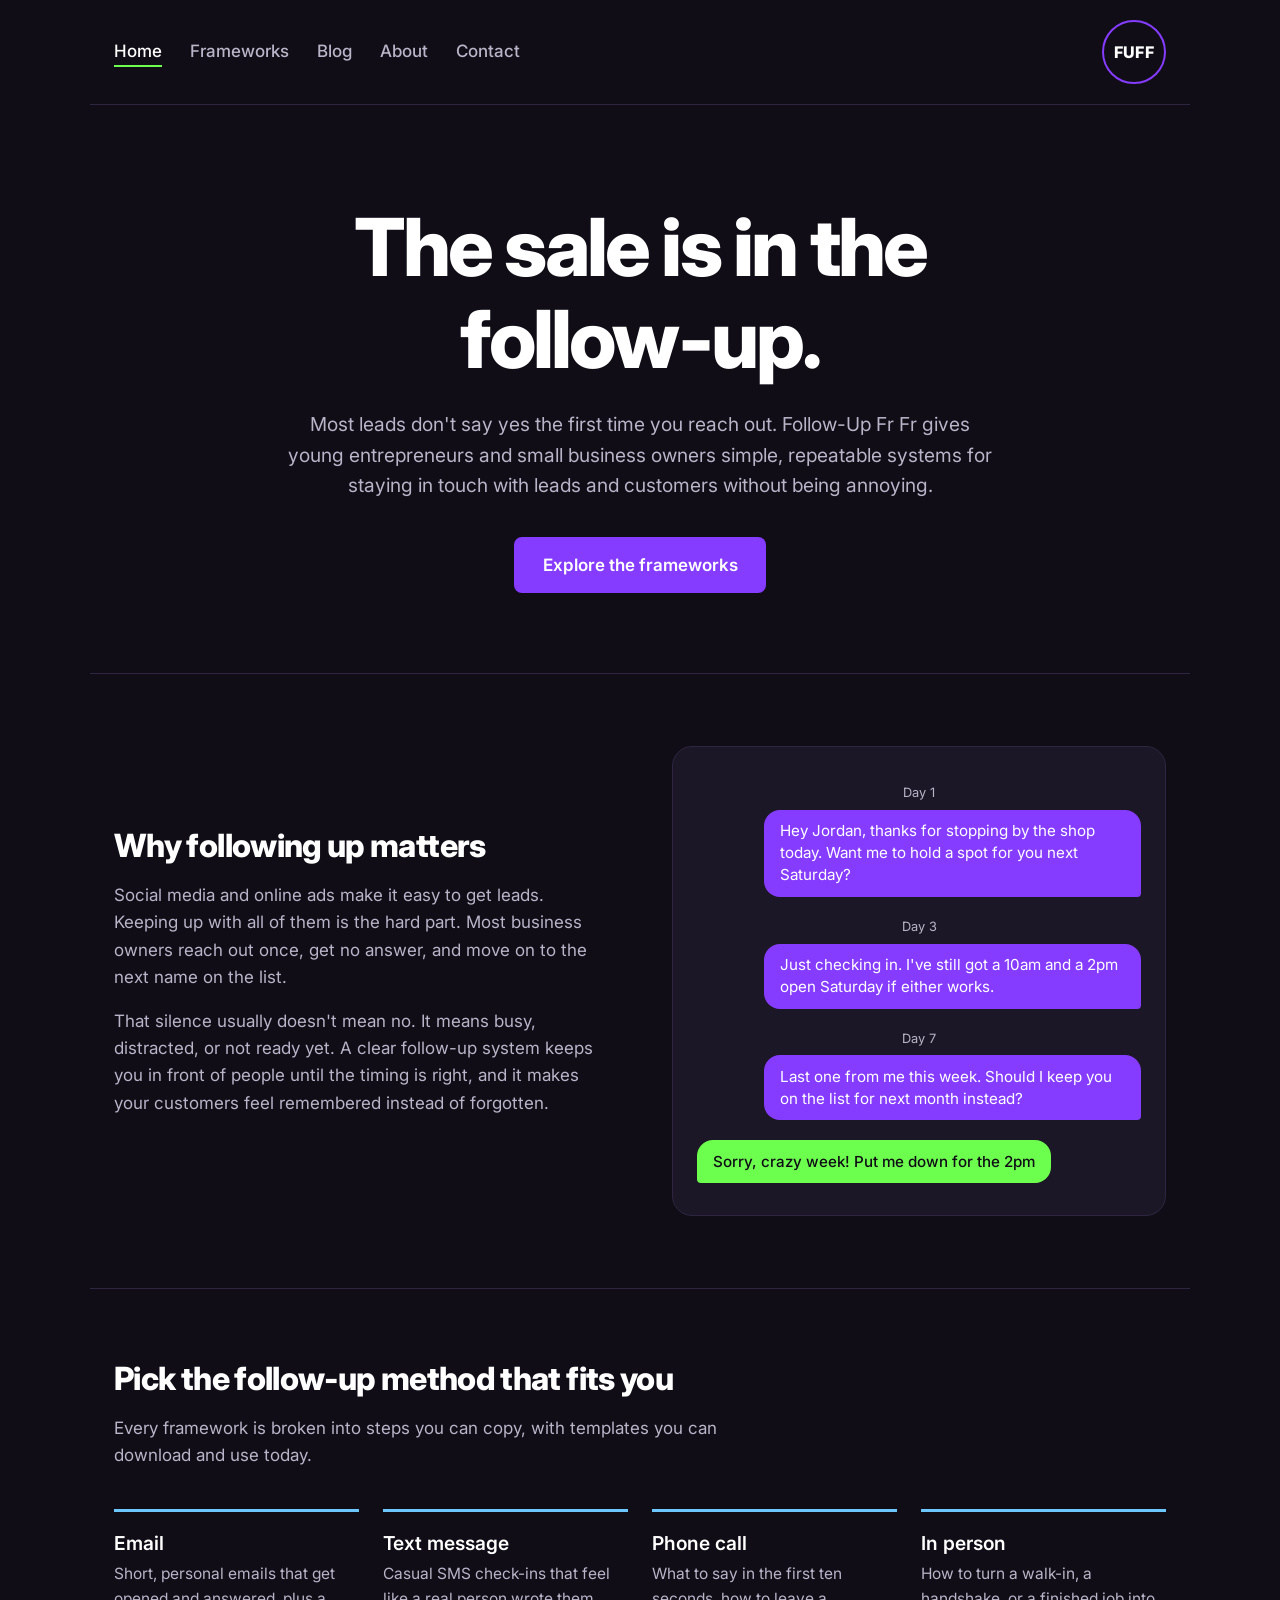
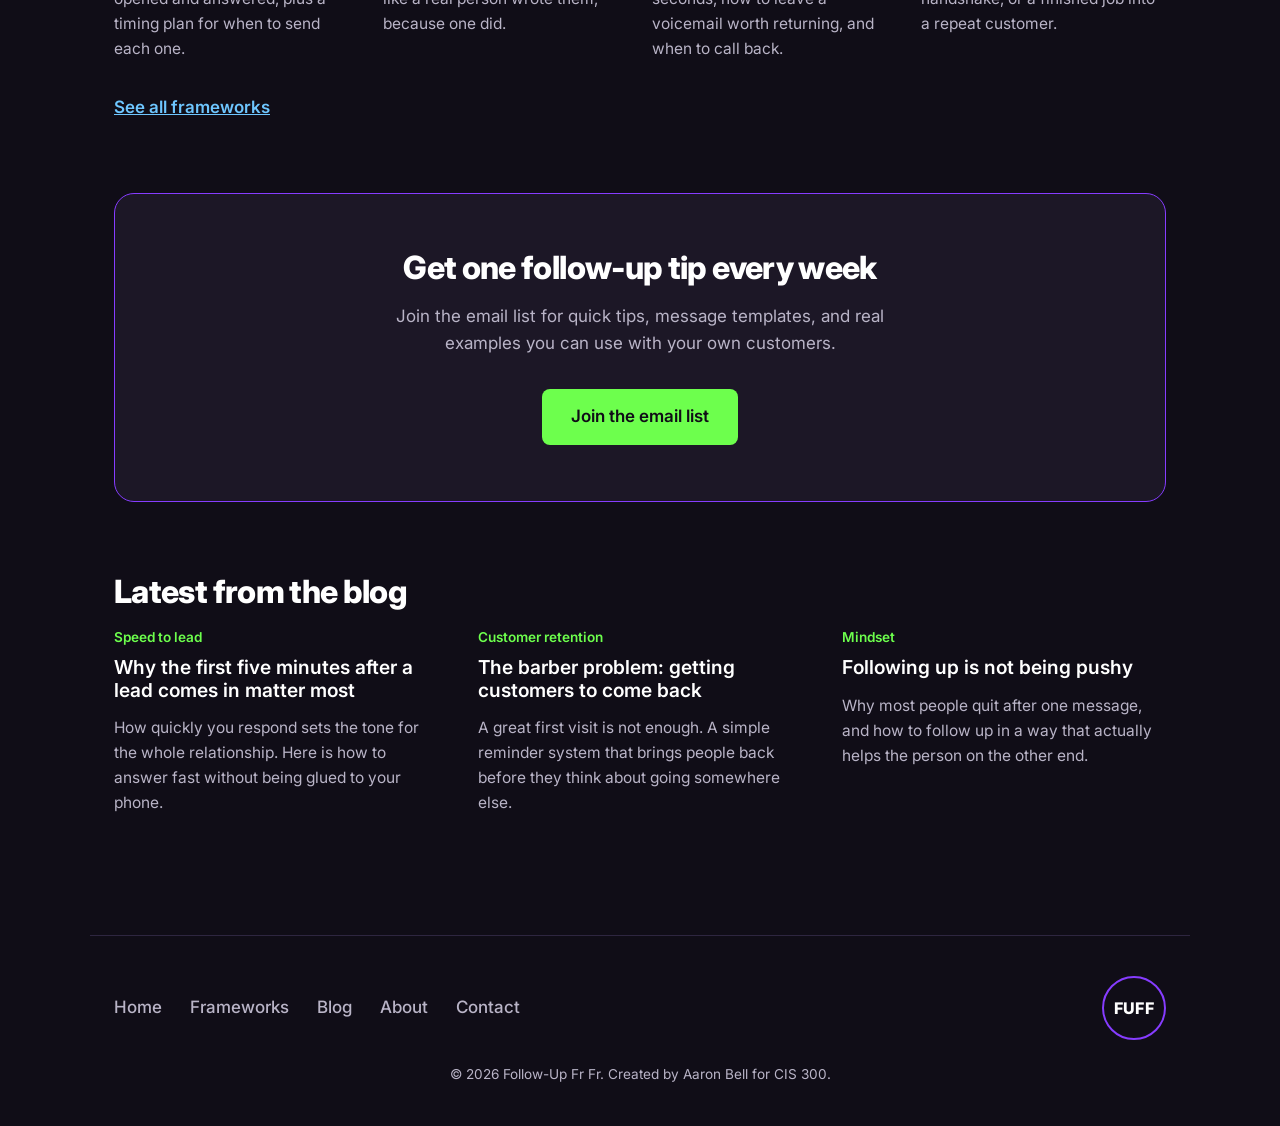
<file: index (2).html>
<!DOCTYPE html>
<html lang="en">
<head>
  <meta charset="UTF-8">
  <meta name="viewport" content="width=device-width, initial-scale=1.0">
  <meta name="description" content="Follow-Up Fr Fr teaches young entrepreneurs and small business owners simple, repeatable systems for following up with leads and customers.">
  <title>Follow-Up Fr Fr | Home</title>
  <link rel="preconnect" href="https://fonts.googleapis.com">
  <link rel="preconnect" href="https://fonts.gstatic.com" crossorigin>
  <link href="https://fonts.googleapis.com/css2?family=Inter:wght@400;500;600;800&display=swap" rel="stylesheet">
  <link rel="stylesheet" href="styles.css">
</head>
<body>

  <header class="site-header">
    <nav class="main-nav" aria-label="Main navigation">
      <ul>
        <li><a href="index.html" class="current" aria-current="page">Home</a></li>
        <li><a href="frameworks.html">Frameworks</a></li>
        <li><a href="blog.html">Blog</a></li>
        <li><a href="about.html">About</a></li>
        <li><a href="contact.html">Contact</a></li>
      </ul>
    </nav>
    <a href="index.html" class="logo" aria-label="Follow-Up Fr Fr home">FUFF</a>
  </header>

  <main>

    <section class="hero">
      <h1>The sale is in the follow-up.</h1>
      <p class="subtext">Most leads don't say yes the first time you reach out. Follow-Up Fr Fr gives young entrepreneurs and small business owners simple, repeatable systems for staying in touch with leads and customers without being annoying.</p>
      <a href="frameworks.html" class="btn btn-primary">Explore the frameworks</a>
    </section>

    <section class="why">
      <div class="why-text">
        <h2>Why following up matters</h2>
        <p>Social media and online ads make it easy to get leads. Keeping up with all of them is the hard part. Most business owners reach out once, get no answer, and move on to the next name on the list.</p>
        <p>That silence usually doesn't mean no. It means busy, distracted, or not ready yet. A clear follow-up system keeps you in front of people until the timing is right, and it makes your customers feel remembered instead of forgotten.</p>
      </div>

      <div class="thread" aria-label="Example follow-up text conversation">
        <p class="thread-day">Day 1</p>
        <p class="msg msg-out">Hey Jordan, thanks for stopping by the shop today. Want me to hold a spot for you next Saturday?</p>
        <p class="thread-day">Day 3</p>
        <p class="msg msg-out">Just checking in. I've still got a 10am and a 2pm open Saturday if either works.</p>
        <p class="thread-day">Day 7</p>
        <p class="msg msg-out">Last one from me this week. Should I keep you on the list for next month instead?</p>
        <p class="msg msg-in">Sorry, crazy week! Put me down for the 2pm</p>
      </div>
    </section>

    <section class="frameworks-preview">
      <h2>Pick the follow-up method that fits you</h2>
      <p class="section-intro">Every framework is broken into steps you can copy, with templates you can download and use today.</p>
      <div class="method-grid">
        <article class="method">
          <h3>Email</h3>
          <p>Short, personal emails that get opened and answered, plus a timing plan for when to send each one.</p>
        </article>
        <article class="method">
          <h3>Text message</h3>
          <p>Casual SMS check-ins that feel like a real person wrote them, because one did.</p>
        </article>
        <article class="method">
          <h3>Phone call</h3>
          <p>What to say in the first ten seconds, how to leave a voicemail worth returning, and when to call back.</p>
        </article>
        <article class="method">
          <h3>In person</h3>
          <p>How to turn a walk-in, a handshake, or a finished job into a repeat customer.</p>
        </article>
      </div>
      <a href="frameworks.html" class="text-link">See all frameworks</a>
    </section>

    <section class="lead-capture">
      <h2>Get one follow-up tip every week</h2>
      <p>Join the email list for quick tips, message templates, and real examples you can use with your own customers.</p>
      <a href="contact.html" class="btn btn-accent">Join the email list</a>
    </section>

    <section class="blog-feed">
      <h2>Latest from the blog</h2>
      <div class="post-list">
        <article class="post">
          <p class="post-tag">Speed to lead</p>
          <h3><a href="blog.html">Why the first five minutes after a lead comes in matter most</a></h3>
          <p>How quickly you respond sets the tone for the whole relationship. Here is how to answer fast without being glued to your phone.</p>
        </article>
        <article class="post">
          <p class="post-tag">Customer retention</p>
          <h3><a href="blog.html">The barber problem: getting customers to come back</a></h3>
          <p>A great first visit is not enough. A simple reminder system that brings people back before they think about going somewhere else.</p>
        </article>
        <article class="post">
          <p class="post-tag">Mindset</p>
          <h3><a href="blog.html">Following up is not being pushy</a></h3>
          <p>Why most people quit after one message, and how to follow up in a way that actually helps the person on the other end.</p>
        </article>
      </div>
    </section>

  </main>

  <footer class="site-footer">
    <nav class="footer-nav" aria-label="Footer navigation">
      <ul>
        <li><a href="index.html">Home</a></li>
        <li><a href="frameworks.html">Frameworks</a></li>
        <li><a href="blog.html">Blog</a></li>
        <li><a href="about.html">About</a></li>
        <li><a href="contact.html">Contact</a></li>
      </ul>
    </nav>
    <a href="index.html" class="logo" aria-label="Follow-Up Fr Fr home">FUFF</a>
    <p class="copyright">&copy; 2026 Follow-Up Fr Fr. Created by Aaron Bell for CIS 300.</p>
  </footer>

</body>
</html>
</file>
<file: styles.css>
/* Follow-Up Fr Fr - main stylesheet */

/* Color scheme from realtimecolors.com */
:root {
  --text: #ffffff;
  --background: #100d17;
  --primary: #863cff;
  --secondary: #6EC6FF;
  --accent: #6dff4d;
  --muted: #b9b4c7;
  --surface: #1c1726;
  --border: #2e2640;
}

* {
  box-sizing: border-box;
}

body {
  margin: 0;
  background-color: var(--background);
  color: var(--text);
  font-family: "Inter", Arial, Helvetica, sans-serif;
  font-size: 1.0625rem;
  line-height: 1.6;
}

a {
  color: var(--secondary);
}

h1,
h2,
h3 {
  line-height: 1.15;
  margin-top: 0;
}

h2 {
  font-size: 2rem;
  font-weight: 800;
  letter-spacing: -0.02em;
  margin-bottom: 1rem;
}

h3 {
  font-size: 1.2rem;
  font-weight: 600;
  margin-bottom: 0.5rem;
}

/* ---------- Header and navigation ---------- */
.site-header {
  display: flex;
  justify-content: space-between;
  align-items: center;
  max-width: 1100px;
  margin: 0 auto;
  padding: 1.25rem 1.5rem;
  border-bottom: 1px solid var(--border);
}

.main-nav ul,
.footer-nav ul {
  display: flex;
  flex-wrap: wrap;
  gap: 0.25rem 1.75rem;
  list-style: none;
  margin: 0;
  padding: 0;
}

.main-nav a,
.footer-nav a {
  color: var(--muted);
  text-decoration: none;
  font-weight: 500;
}

.main-nav a:hover,
.footer-nav a:hover,
.main-nav a.current {
  color: var(--text);
}

.main-nav a.current {
  border-bottom: 2px solid var(--accent);
  padding-bottom: 0.2rem;
}

.logo {
  display: flex;
  align-items: center;
  justify-content: center;
  width: 64px;
  height: 64px;
  border: 2px solid var(--primary);
  border-radius: 50%;
  color: var(--text);
  font-weight: 800;
  font-size: 1rem;
  letter-spacing: 0.02em;
  line-height: 1;
  text-decoration: none;
}

/* ---------- Main layout ---------- */
main section {
  max-width: 1100px;
  margin: 0 auto;
  padding: 4.5rem 1.5rem;
}

/* ---------- Hero ---------- */
.hero {
  text-align: center;
  padding-top: 6rem;
  padding-bottom: 5rem;
}

.hero h1 {
  font-size: clamp(2.6rem, 7vw, 5rem);
  font-weight: 800;
  letter-spacing: -0.035em;
  max-width: 14ch;
  margin: 0 auto 1.5rem;
}

.subtext {
  max-width: 60ch;
  margin: 0 auto 2.25rem;
  color: var(--muted);
  font-size: 1.2rem;
}

/* ---------- Buttons ---------- */
.btn {
  display: inline-block;
  padding: 0.9rem 1.8rem;
  border-radius: 8px;
  font-weight: 600;
  text-decoration: none;
}

.btn-primary {
  background-color: var(--primary);
  color: var(--text);
}

.btn-primary:hover {
  background-color: #9a5cff;
}

.btn-accent {
  background-color: var(--accent);
  color: var(--background);
}

.btn-accent:hover {
  background-color: #8dff73;
}

.btn:focus-visible,
a:focus-visible {
  outline: 3px solid var(--secondary);
  outline-offset: 3px;
}

/* ---------- Why follow-up matters ---------- */
.why {
  display: grid;
  grid-template-columns: 1fr 1fr;
  gap: 4rem;
  align-items: center;
  border-top: 1px solid var(--border);
}

.why-text p {
  color: var(--muted);
  max-width: 55ch;
}

.thread {
  background-color: var(--surface);
  border: 1px solid var(--border);
  border-radius: 20px;
  padding: 1.5rem;
  display: flex;
  flex-direction: column;
}

.thread-day {
  align-self: center;
  color: var(--muted);
  font-size: 0.8rem;
  margin: 0.75rem 0 0.4rem;
}

.msg {
  max-width: 85%;
  margin: 0 0 0.5rem;
  padding: 0.65rem 1rem;
  border-radius: 16px;
  font-size: 0.95rem;
  line-height: 1.45;
}

.msg-out {
  align-self: flex-end;
  background-color: var(--primary);
  border-bottom-right-radius: 4px;
}

.msg-in {
  align-self: flex-start;
  background-color: var(--accent);
  color: var(--background);
  font-weight: 500;
  border-bottom-left-radius: 4px;
  margin-top: 0.75rem;
}

/* ---------- Frameworks preview ---------- */
.frameworks-preview {
  border-top: 1px solid var(--border);
}

.section-intro {
  color: var(--muted);
  max-width: 60ch;
  margin-bottom: 2.5rem;
}

.method-grid {
  display: grid;
  grid-template-columns: repeat(4, 1fr);
  gap: 1.5rem;
  margin-bottom: 2rem;
}

.method {
  border-top: 3px solid var(--secondary);
  padding-top: 1.25rem;
}

.method p {
  color: var(--muted);
  font-size: 0.97rem;
  margin: 0;
}

.text-link {
  font-weight: 600;
}

/* ---------- Lead capture ---------- */
main .lead-capture {
  max-width: 1052px;
  background-color: var(--surface);
  border: 1px solid var(--primary);
  border-radius: 20px;
  text-align: center;
  padding: 3.5rem 1.5rem;
}

.lead-capture p {
  color: var(--muted);
  max-width: 50ch;
  margin: 0 auto 2rem;
}

/* ---------- Blog feed ---------- */
.post-list {
  display: grid;
  grid-template-columns: repeat(3, 1fr);
  gap: 2.5rem;
}

.post-tag {
  color: var(--accent);
  font-size: 0.85rem;
  font-weight: 600;
  margin: 0 0 0.5rem;
}

.post h3 a {
  color: var(--text);
  text-decoration: none;
}

.post h3 a:hover {
  text-decoration: underline;
  text-decoration-color: var(--secondary);
}

.post p:last-child {
  color: var(--muted);
  font-size: 0.97rem;
}

/* ---------- Footer ---------- */
.site-footer {
  display: flex;
  flex-wrap: wrap;
  justify-content: space-between;
  align-items: center;
  gap: 1.5rem;
  max-width: 1100px;
  margin: 2rem auto 0;
  padding: 2.5rem 1.5rem;
  border-top: 1px solid var(--border);
}

.copyright {
  width: 100%;
  text-align: center;
  color: var(--muted);
  font-size: 0.85rem;
  margin: 0;
}

/* ---------- Smaller screens ---------- */
@media (max-width: 800px) {
  .why,
  .post-list {
    grid-template-columns: 1fr;
    gap: 2.5rem;
  }

  .method-grid {
    grid-template-columns: 1fr 1fr;
  }

  .site-header {
    flex-direction: column-reverse;
    gap: 1rem;
  }
}

/* ===================================================== */
/* Added for Project Update 2: About and Contact pages   */
/* ===================================================== */

/* ---------- Shared page hero ---------- */
.page-hero {
  text-align: center;
  padding-top: 5rem;
  padding-bottom: 3rem;
}

.page-hero h1 {
  font-size: clamp(2.4rem, 6vw, 4rem);
  font-weight: 800;
  letter-spacing: -0.03em;
  line-height: 1.1;
  margin: 0 auto 1.25rem;
  max-width: 18ch;
}

/* ---------- About: story ---------- */
.story {
  display: grid;
  grid-template-columns: 1.2fr 1fr;
  gap: 4rem;
  align-items: center;
  border-top: 1px solid var(--border);
}

.story-text p {
  color: var(--muted);
  max-width: 60ch;
}

.story-image {
  margin: 0;
}

.story-image img,
.contact-side img {
  display: block;
  width: 100%;
  height: auto;
  border-radius: 20px;
}

figcaption {
  color: var(--muted);
  font-size: 0.9rem;
  text-align: center;
  margin-top: 0.75rem;
}

/* ---------- About: statistics table ---------- */
.stats {
  border-top: 1px solid var(--border);
}

.table-wrap {
  overflow-x: auto;
  border: 1px solid var(--border);
  border-radius: 16px;
}

.stats-table {
  width: 100%;
  min-width: 640px;
  border-collapse: collapse;
  text-align: left;
}

.stats-table caption {
  caption-side: top;
  text-align: left;
  color: var(--muted);
  font-size: 0.9rem;
  padding: 1rem 1.25rem;
}

.stats-table th {
  background-color: var(--primary);
  color: var(--text);
  font-weight: 600;
  padding: 0.9rem 1.25rem;
}

.stats-table td {
  padding: 1rem 1.25rem;
  border-top: 1px solid var(--border);
  vertical-align: top;
}

.stats-table td:first-child {
  font-weight: 600;
}

.stats-table td:nth-child(2) {
  color: var(--accent);
}

.stats-table tbody tr:nth-child(even) {
  background-color: var(--surface);
}

.source {
  color: var(--muted);
  font-size: 0.9rem;
  margin-top: 1rem;
}

/* ---------- About: audience cards ---------- */
.audience {
  border-top: 1px solid var(--border);
}

.audience-grid {
  display: grid;
  grid-template-columns: repeat(3, 1fr);
  gap: 1.5rem;
}

.audience-card {
  background-color: var(--surface);
  border: 1px solid var(--border);
  border-radius: 16px;
  padding: 1.75rem;
}

.audience-card p {
  color: var(--muted);
  margin: 0;
}

/* ---------- Call to action band ---------- */
main .cta-band {
  max-width: 1052px;
  background-color: var(--surface);
  border: 1px solid var(--primary);
  border-radius: 20px;
  text-align: center;
  padding: 3.5rem 1.5rem;
  margin-bottom: 2rem;
}

.cta-band p {
  color: var(--muted);
  margin: 0 auto 2rem;
}

.cta-buttons {
  display: flex;
  flex-wrap: wrap;
  justify-content: center;
  gap: 1rem;
}

.btn-outline {
  border: 2px solid var(--secondary);
  color: var(--secondary);
}

.btn-outline:hover {
  background-color: var(--secondary);
  color: var(--background);
}

/* ---------- Contact page layout ---------- */
.contact-layout {
  display: grid;
  grid-template-columns: 1.4fr 1fr;
  gap: 3rem;
  align-items: start;
  padding-top: 1rem;
}

/* ---------- Contact form ---------- */
.contact-form {
  background-color: var(--surface);
  border: 1px solid var(--border);
  border-radius: 20px;
  padding: 2rem;
  display: flex;
  flex-direction: column;
  gap: 1.25rem;
}

.form-row {
  display: grid;
  grid-template-columns: 1fr;
  gap: 1.25rem;
}

.form-field {
  display: flex;
  flex-direction: column;
  gap: 0.4rem;
}

fieldset.form-field {
  border: none;
  margin: 0;
  padding: 0;
}

.form-field label,
legend {
  font-weight: 600;
  font-size: 0.95rem;
  padding: 0;
  margin-bottom: 0.4rem;
}

.required {
  color: var(--accent);
}

input[type="text"],
input[type="email"],
select,
textarea {
  width: 100%;
  padding: 0.8rem 1rem;
  background-color: var(--background);
  color: var(--text);
  border: 1px solid var(--border);
  border-radius: 8px;
  font-family: inherit;
  font-size: 1rem;
}

input::placeholder,
textarea::placeholder {
  color: #8a8499;
}

input:focus,
select:focus,
textarea:focus {
  outline: none;
  border-color: var(--secondary);
}

textarea {
  resize: vertical;
}

.radio-group {
  display: flex;
  flex-direction: column;
  gap: 0.5rem;
}

.choice {
  display: flex;
  align-items: center;
  gap: 0.5rem;
  color: var(--muted);
  cursor: pointer;
}

.form-field .choice {
  font-weight: 400;
  font-size: 1rem;
  margin: 0;
}

.choice input {
  accent-color: var(--primary);
  width: 1.1rem;
  height: 1.1rem;
}

.contact-form button {
  align-self: flex-start;
  border: none;
  cursor: pointer;
  font-family: inherit;
  font-size: 1rem;
}

/* ---------- Contact sidebar ---------- */
.contact-side h2 {
  font-size: 1.4rem;
  margin-top: 2rem;
  margin-bottom: 0.5rem;
}

.contact-side p,
.next-steps {
  color: var(--muted);
}

.next-steps {
  padding-left: 1.25rem;
}

.next-steps li {
  margin-bottom: 0.5rem;
}

/* ---------- Smaller screens (new pages) ---------- */
@media (max-width: 800px) {
  .story,
  .contact-layout,
  .audience-grid,
  .form-row {
    grid-template-columns: 1fr;
  }
}

/* ===================================================== */
/* Added for the Final Project: video, Frameworks, Blog  */
/* ===================================================== */

/* ---------- Home: intro video ---------- */
.intro-video {
  max-width: 760px;
  margin: 0 auto 2.25rem;
}

.intro-video video {
  display: block;
  width: 100%;
  height: auto;
  border: 2px solid var(--primary);
  border-radius: 16px;
  background-color: var(--surface);
}

/* ---------- Frameworks: intro and rules ---------- */
.framework-intro {
  display: grid;
  grid-template-columns: 1.2fr 1fr;
  gap: 4rem;
  align-items: center;
  border-top: 1px solid var(--border);
}

.framework-intro-text p {
  color: var(--muted);
  max-width: 60ch;
}

.framework-image {
  margin: 0;
}

.framework-image img,
.blog-post img {
  display: block;
  width: 100%;
  height: auto;
  border-radius: 20px;
}

.rules {
  padding-left: 1.25rem;
  color: var(--muted);
}

.rules li {
  margin-bottom: 0.9rem;
}

.rules strong {
  color: var(--text);
}

/* ---------- Frameworks: each channel ---------- */
.framework {
  border-top: 1px solid var(--border);
}

.framework-head {
  margin-bottom: 2rem;
}

.framework-head h2 {
  margin-bottom: 0.5rem;
}

.best-for {
  color: var(--secondary);
  margin: 0;
}

.framework-body {
  display: grid;
  grid-template-columns: 1.3fr 1fr;
  gap: 3rem;
  align-items: start;
}

.timeline {
  list-style: none;
  margin: 0;
  padding: 0;
  border-left: 2px solid var(--primary);
}

.timeline li {
  position: relative;
  padding: 0 0 1.5rem 1.75rem;
  color: var(--muted);
}

.timeline li::before {
  content: "";
  position: absolute;
  left: -7px;
  top: 0.45rem;
  width: 12px;
  height: 12px;
  border-radius: 50%;
  background-color: var(--accent);
}

.day {
  display: block;
  color: var(--text);
  font-weight: 600;
  margin-bottom: 0.2rem;
}

.example {
  background-color: var(--surface);
  border: 1px solid var(--border);
  border-radius: 16px;
  padding: 1.5rem;
}

.example h3 {
  font-size: 1rem;
  color: var(--accent);
}

.example-text {
  margin: 0;
  padding: 1rem 1.1rem;
  background-color: var(--primary);
  border-radius: 14px 14px 4px 14px;
  font-size: 0.97rem;
  line-height: 1.5;
}

/* ---------- Frameworks: download band ---------- */
main .download {
  max-width: 1052px;
  background-color: var(--surface);
  border: 1px solid var(--primary);
  border-radius: 20px;
  text-align: center;
  padding: 3.5rem 1.5rem;
  margin-bottom: 2rem;
}

.download p {
  color: var(--muted);
  max-width: 55ch;
  margin: 0 auto 2rem;
}

/* ---------- Blog ---------- */
main .post-index {
  display: flex;
  flex-wrap: wrap;
  justify-content: center;
  gap: 0.75rem;
  padding-top: 0;
  padding-bottom: 1rem;
}

.post-index a {
  padding: 0.5rem 1.1rem;
  border: 1px solid var(--border);
  border-radius: 999px;
  color: var(--text);
  text-decoration: none;
}

.post-index a:hover {
  border-color: var(--accent);
  color: var(--accent);
}

.blog-post {
  display: grid;
  grid-template-columns: 1fr 1.5fr;
  gap: 3.5rem;
  align-items: center;
  max-width: 1100px;
  margin: 0 auto;
  padding: 4rem 1.5rem;
  border-top: 1px solid var(--border);
}

.blog-post-text p {
  color: var(--muted);
  max-width: 62ch;
}

.blog-post-text .post-tag {
  color: var(--accent);
}

main .source-note {
  border-top: 1px solid var(--border);
  padding-top: 2.5rem;
  color: var(--muted);
  font-size: 0.95rem;
}

/* ---------- Smaller screens (final pages) ---------- */
@media (max-width: 800px) {
  .framework-intro,
  .framework-body,
  .blog-post {
    grid-template-columns: 1fr;
    gap: 2rem;
  }
}
</file>
